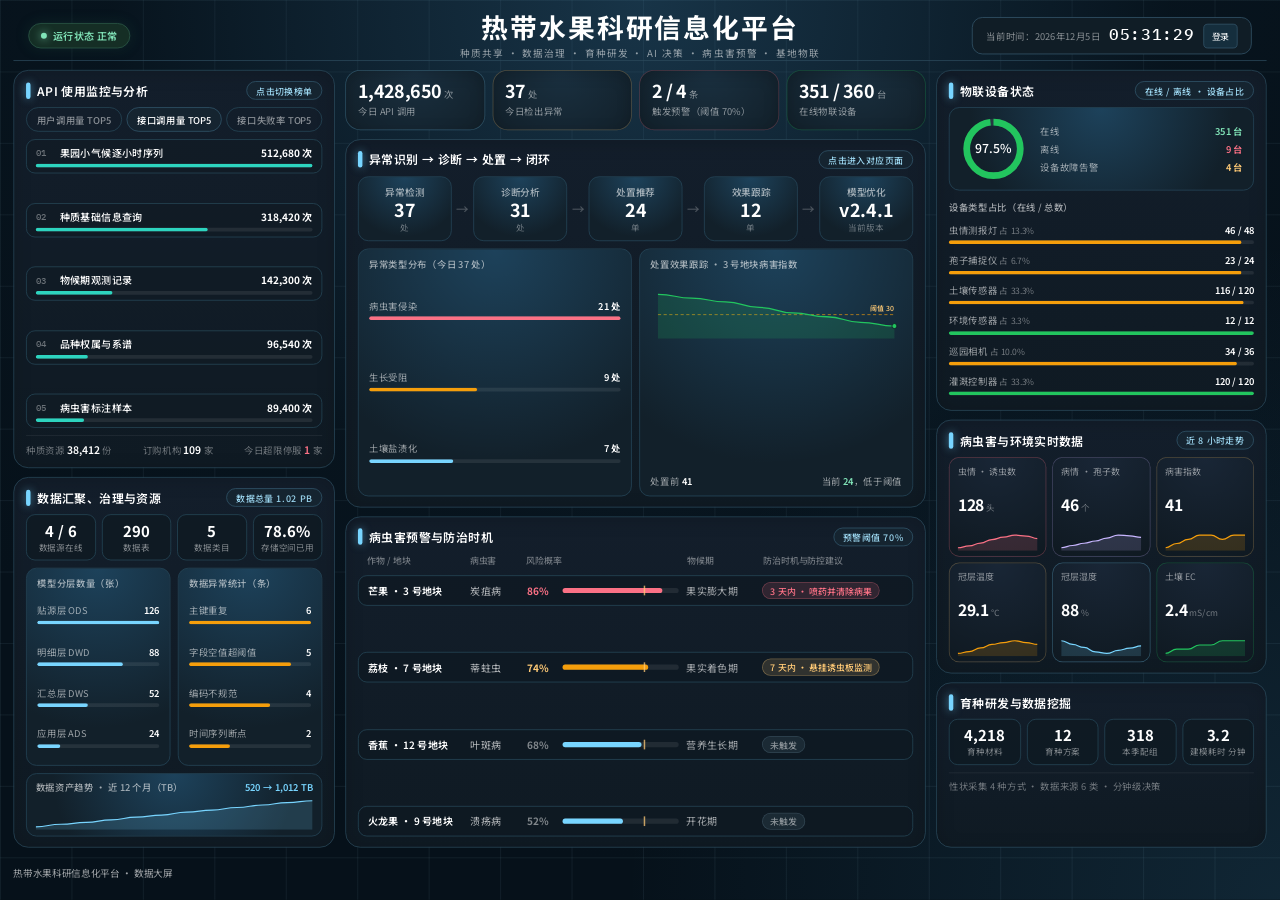
<file: v3/index.html>
<!DOCTYPE html>
<html lang='zh-CN'>

<head>
    <meta charset='UTF-8'>
    <meta name='viewport' content='width=device-width, initial-scale=1'>
    <title>热带水果科研信息化平台</title>
    <link rel='icon' href='data:,'>
    <link rel='preconnect' href='https://fonts.googleapis.com'>
    <link rel='preconnect' href='https://fonts.gstatic.com' crossorigin>
    <link
        href='https://fonts.googleapis.com/css2?family=Manrope:wght@400;500;600;700&family=IBM+Plex+Mono:wght@400;500;600&family=Noto+Sans+SC:wght@400;500;600;700&display=swap'
        rel='stylesheet'>
    <link rel='stylesheet' href='app.css'>
    <script src='auth.js'></script>
</head>

<body>
    <div id='app'></div>
    <script src='core.js'></script>
    <script src='pages-share.js'></script>
    <script src='pages-info.js'></script>
    <script src='pages-ai.js'></script>
    <script src='pages-pest.js'></script>
    <script src='pages-lab.js'></script>
    <script src='pages-more.js'></script>
    <script src='pages-extra.js'></script>
    <script src='pages-complete.js'></script>
    <script>if (PlatformAuth.requireSession()) render();</script>
</body>

</html>
</file>
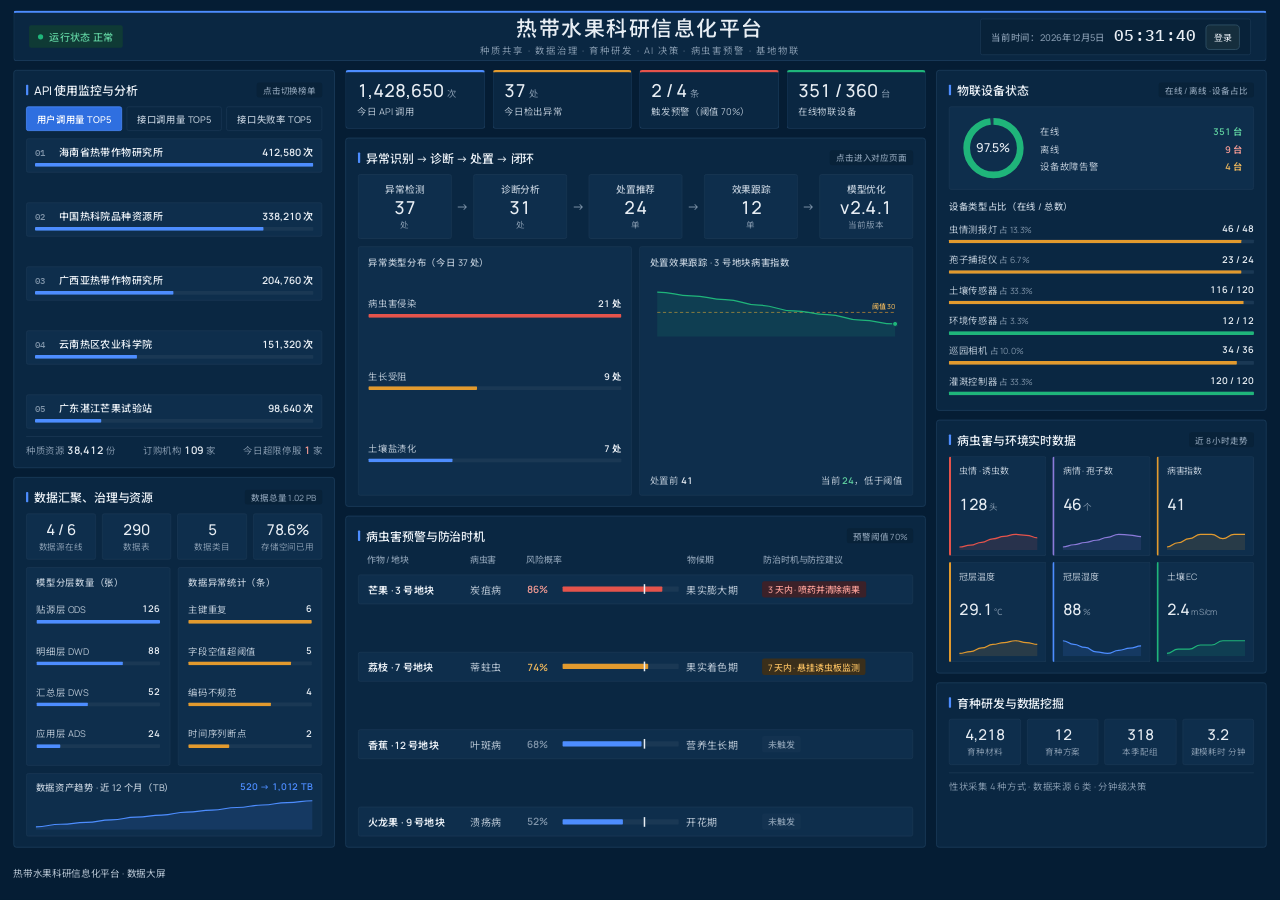
<file: v3/screen-dark.html>
<!DOCTYPE html>
<html lang='zh-CN'>

<head>
    <meta charset='UTF-8'>
    <meta name='viewport' content='width=device-width,initial-scale=1'>
    <title>热带水果科研信息化平台 · 数据大屏</title>
    <link rel='preconnect' href='https://fonts.googleapis.com'>
    <link rel='preconnect' href='https://fonts.gstatic.com' crossorigin>
    <link
        href='https://fonts.googleapis.com/css2?family=Manrope:wght@400;500;600;700&family=IBM+Plex+Mono:wght@500;600&family=Noto+Sans+SC:wght@400;500;600;700&display=swap'
        rel='stylesheet'>
    <style>
        :root {
            /* 正式科研看板暗色配色：主站横幅同款深海军蓝实色底、低对比描边、实色强调，无光晕无发光 */
            --bg: #051D34;
            --panel: #0A2742;
            --card: #0E2E4C;
            --card-hover: #133757;
            --sub: #082239;
            --ln: #1D3E5E;
            --ln-card: #1A3854;
            --ln-hi: #4D8DFF;

            --tx: #E8EEF4;
            --tx-2: #B4C2D0;
            --mt: #8095AA;

            --cy: #4D8DFF;
            --tl: #22B8CF;
            --gn: #1FB57A;
            --am: #E29A2E;
            --rs: #E5534B;
            --vi: #8B7AD9;

            /* 与主站同步：西文 Roobert / Manrope，等宽 IBM Plex Mono，中文苹方 / Noto Sans SC */
            --sans: 'Roobert', 'Manrope', 'PingFang SC', 'HarmonyOS Sans SC', 'Noto Sans SC', 'Microsoft YaHei UI', sans-serif;
            --mono: 'IBM Plex Mono', 'Cascadia Mono', Consolas, ui-monospace, monospace;
            --ease: cubic-bezier(0.4, 0, 0.2, 1);
        }

        * {
            box-sizing: border-box;
            margin: 0;
            padding: 0;
        }

        html,
        body {
            width: 100%;
            height: 100%;
            overflow: hidden;
            background: var(--bg);
            color: var(--tx);
            font-family: var(--sans);
            -webkit-font-smoothing: antialiased;
        }

        button {
            font: inherit;
            color: inherit;
            cursor: pointer;
            background: none;
            border: 0;
        }

        a {
            color: inherit;
            text-decoration: none;
        }

        :focus-visible {
            outline: 2px solid var(--cy);
            outline-offset: 2px;
        }

        #stage {
            position: absolute;
            left: 0;
            top: 0;
            width: 1720px;
            height: 960px;
            transform-origin: 0 0;
            padding: 14px 18px;
            display: flex;
            flex-direction: column;
            gap: 12px;
            background: var(--bg);
        }

        /* Header */
        header {
            height: 68px;
            flex: none;
            display: grid;
            grid-template-columns: 420px 1fr 420px;
            align-items: center;
            padding: 0 20px;
            background: var(--panel);
            border: 1px solid var(--ln);
            border-top: 3px solid var(--cy);
            border-radius: 4px;
            position: relative;
        }

        .rs {
            display: inline-flex;
            align-items: center;
            gap: 8px;
            padding: 5px 12px;
            border-radius: 3px;
            background: #0F3A35;
            color: #5FCF9F;
            font-size: 13.5px;
            font-weight: 500;
        }

        .rs i {
            width: 7px;
            height: 7px;
            border-radius: 50%;
            background: var(--gn);
        }

        .ttl {
            text-align: center;
        }

        .ttl h1 {
            font-size: 28px;
            font-weight: 500;
            letter-spacing: 0.08em;
            line-height: 1.15;
            color: var(--tx);
        }

        .ttl p {
            font-size: 12.5px;
            color: var(--mt);
            letter-spacing: 0.14em;
            margin-top: 4px;
            font-weight: 400;
        }

        .clk {
            justify-self: end;
            display: flex;
            align-items: baseline;
            gap: 12px;
            padding: 6px 14px;
            border: 1px solid var(--ln-card);
            border-radius: 3px;
            background: var(--sub);
        }

        .clk small {
            font-size: 12.5px;
            color: var(--mt);
            font-weight: 500;
        }

        .clk b {
            font-family: var(--mono);
            font-size: 22px;
            font-weight: 500;
            letter-spacing: 0.04em;
            color: var(--tx);
            font-variant-numeric: tabular-nums;
        }

        /* Main 3-Column Grid */
        .main {
            flex: 1;
            min-height: 0;
            display: grid;
            grid-template-columns: 432px minmax(0, 1fr) 444px;
            gap: 14px;
        }

        .col {
            display: flex;
            flex-direction: column;
            gap: 12px;
            min-height: 0;
            min-width: 0;
        }

        /* 面板：白底、细描边、小圆角，无阴影无发光 */
        .pn {
            background: var(--panel);
            border: 1px solid var(--ln);
            border-radius: 4px;
            padding: 14px 16px;
            display: flex;
            flex-direction: column;
            gap: 10px;
            min-height: 0;
            min-width: 0;
            overflow: hidden;
        }

        .pn h2 {
            flex: none;
            font-size: 16px;
            font-weight: 500;
            display: flex;
            align-items: center;
            gap: 8px;
            color: var(--tx);
        }

        .pn h2::before {
            content: '';
            width: 3px;
            height: 14px;
            border-radius: 1px;
            background: var(--cy);
        }

        .pn h2 em {
            margin-left: auto;
            font-style: normal;
            font-size: 11.5px;
            font-weight: 500;
            padding: 2px 8px;
            border-radius: 3px;
            background: var(--sub);
            color: var(--mt);
            white-space: nowrap;
        }

        /* Segmented Tabs */
        .tabs {
            flex: none;
            display: flex;
            gap: 6px;
        }

        .tabs button {
            flex: 1;
            padding: 6px 6px;
            border-radius: 3px;
            border: 1px solid var(--ln-card);
            background: var(--panel);
            font-size: 12.5px;
            font-weight: 500;
            color: var(--tx-2);
            white-space: nowrap;
            transition: background-color 0.2s var(--ease), color 0.2s var(--ease), border-color 0.2s var(--ease);
        }

        .tabs button:hover {
            border-color: var(--ln);
            color: var(--tx);
        }

        .tabs button.on {
            color: #FFFFFF;
            border-color: var(--cy);
            background: #2F6FE0;
        }

        /* API Ranking Rows */
        .rk {
            flex: 1;
            min-height: 0;
            display: flex;
            flex-direction: column;
            justify-content: space-between;
            gap: 6px;
        }

        .rk-item {
            background: var(--card);
            border: 1px solid var(--ln-card);
            border-radius: 3px;
            padding: 7px 11px;
        }

        .rk .r {
            display: grid;
            grid-template-columns: 24px minmax(0, 1fr) auto;
            gap: 8px;
            align-items: center;
            font-size: 13.5px;
            font-weight: 500;
        }

        .rk .r span:nth-child(2) {
            overflow: hidden;
            text-overflow: ellipsis;
            white-space: nowrap;
        }

        .n,
        .v {
            font-variant-numeric: tabular-nums;
        }

        .n {
            font-family: var(--mono);
            font-size: 12px;
            color: var(--mt);
        }

        .v {
            font-weight: 600;
            color: var(--tx);
            white-space: nowrap;
        }

        /* 进度条：实色填充，直角端头 */
        .bar {
            height: 5px;
            border-radius: 1px;
            background: #1A3854;
            margin-top: 5px;
            overflow: hidden;
        }

        .bar i {
            display: block;
            height: 100%;
            border-radius: 1px;
            transition: width 0.45s var(--ease);
        }

        /* Panel Footer Strip */
        .ft {
            flex: none;
            padding-top: 8px;
            border-top: 1px solid var(--ln-card);
            display: flex;
            justify-content: space-between;
            align-items: center;
            font-size: 12.5px;
            color: var(--mt);
            white-space: nowrap;
        }

        .ft b {
            color: var(--tx);
            font-weight: 600;
            font-variant-numeric: tabular-nums;
            font-size: 14px;
        }

        /* 4-Column Inner Stat Tiles */
        .st {
            flex: none;
            display: grid;
            grid-template-columns: repeat(4, minmax(0, 1fr));
            gap: 8px;
        }

        .sx {
            border: 1px solid var(--ln-card);
            border-radius: 3px;
            background: var(--card);
            padding: 9px 6px;
            text-align: center;
            min-width: 0;
        }

        .sx b {
            display: block;
            font-size: 20px;
            font-weight: 500;
            line-height: 1.2;
            color: var(--tx);
            font-variant-numeric: tabular-nums;
            letter-spacing: -0.01em;
        }

        .sx span {
            display: block;
            margin-top: 2px;
            font-size: 11.5px;
            color: var(--mt);
            white-space: nowrap;
        }

        /* Two-Column Inner Sub-blocks */
        .g2 {
            flex: 1;
            min-height: 0;
            display: grid;
            grid-template-columns: 1fr 1fr;
            gap: 10px;
        }

        .sub-card {
            background: var(--card);
            border: 1px solid var(--ln-card);
            border-radius: 3px;
            padding: 10px 13px;
            display: flex;
            flex-direction: column;
            justify-content: space-between;
            min-height: 0;
            min-width: 0;
        }

        .sub {
            flex: none;
            font-size: 12.5px;
            font-weight: 500;
            color: var(--tx-2);
            margin-bottom: 4px;
        }

        .sub-list {
            flex: 1;
            display: flex;
            flex-direction: column;
            justify-content: space-around;
            min-height: 0;
        }

        .li {
            display: flex;
            justify-content: space-between;
            align-items: center;
            font-size: 12.5px;
            color: var(--tx-2);
        }

        .li b {
            font-weight: 600;
            color: var(--tx);
            font-variant-numeric: tabular-nums;
        }

        /* Center Top 4 KPI Tiles：白底 + 顶部实色细条 */
        .kp {
            flex: none;
            display: grid;
            grid-template-columns: repeat(4, minmax(0, 1fr));
            gap: 10px;
        }

        .kc {
            border: 1px solid var(--ln);
            border-top: 3px solid var(--cy);
            border-radius: 4px;
            background: var(--panel);
            padding: 11px 15px 13px;
            min-width: 0;
            overflow: hidden;
            display: flex;
            flex-direction: column;
            gap: 4px;
        }

        .kc:nth-child(2) {
            border-top-color: var(--am);
        }

        .kc:nth-child(3) {
            border-top-color: var(--rs);
        }

        .kc:nth-child(4) {
            border-top-color: var(--gn);
        }

        .kc b {
            display: flex;
            align-items: baseline;
            gap: 4px;
            white-space: nowrap;
            font-size: 24px;
            font-weight: 500;
            line-height: 1.15;
            color: var(--tx);
            font-variant-numeric: tabular-nums;
            letter-spacing: -0.01em;
        }

        .kc b small {
            font-size: 12.5px;
            font-weight: 400;
            color: var(--mt);
        }

        .kc span {
            font-size: 12.5px;
            font-weight: 400;
            color: var(--tx-2);
            white-space: nowrap;
            overflow: hidden;
            text-overflow: ellipsis;
        }

        /* 5-Step Closed-Loop Flow Cards */
        .fl {
            flex: none;
            display: flex;
            align-items: stretch;
            gap: 6px;
        }

        .fs {
            flex: 1;
            min-width: 0;
            border: 1px solid var(--ln-card);
            border-radius: 3px;
            background: var(--card);
            padding: 10px 6px;
            text-align: center;
            transition: background-color 0.2s var(--ease), border-color 0.2s var(--ease);
        }

        .fs:hover {
            background: var(--card-hover);
            border-color: var(--cy);
        }

        .fs span {
            display: block;
            font-size: 13px;
            font-weight: 500;
            color: var(--tx-2);
        }

        .fs b {
            display: block;
            font-size: 24px;
            font-weight: 500;
            color: var(--tx);
            line-height: 1.25;
            font-variant-numeric: tabular-nums;
        }

        .fs small {
            display: block;
            font-size: 11.5px;
            color: var(--mt);
        }

        .ar {
            align-self: center;
            color: var(--mt);
            font-size: 17px;
            font-weight: 500;
        }

        /* Pest Warning Rows */
        .th {
            flex: none;
            display: grid;
            grid-template-columns: 128px 66px 1fr 92px 190px;
            gap: 10px;
            align-items: center;
            font-size: 12px;
            font-weight: 500;
            color: var(--mt);
            padding: 0 12px 2px;
        }

        #al {
            flex: 1;
            min-height: 0;
            display: flex;
            flex-direction: column;
            justify-content: space-between;
            gap: 6px;
        }

        .tr {
            display: grid;
            grid-template-columns: 128px 66px 1fr 92px 190px;
            gap: 10px;
            align-items: center;
            padding: 8px 12px;
            border-radius: 3px;
            background: var(--card);
            border: 1px solid var(--ln-card);
            font-size: 13.5px;
            font-weight: 400;
            color: var(--tx-2);
            transition: background-color 0.2s var(--ease), border-color 0.2s var(--ease);
        }

        .tr:hover {
            background: var(--card-hover);
            border-color: var(--ln);
        }

        .pb {
            position: relative;
            height: 7px;
            border-radius: 1px;
            background: #1A3854;
        }

        .pb i {
            display: block;
            height: 100%;
            border-radius: 1px;
        }

        .pb u {
            position: absolute;
            top: -3px;
            bottom: -3px;
            width: 2px;
            background: var(--tx);
        }

        .pill {
            display: inline-flex;
            align-items: center;
            padding: 2px 8px;
            border-radius: 3px;
            font-size: 12px;
            font-weight: 500;
            width: fit-content;
            white-space: nowrap;
        }

        .pill.alert {
            background: #3B2129;
            color: #F19A93;
        }

        .pill.warn {
            background: #3A2F1B;
            color: #EBB65C;
        }

        .pill.mute {
            background: #133250;
            color: var(--mt);
        }

        /* Right Column: 6 Real-Time Sensor Tiles（左侧实色细条区分指标） */
        .rt {
            flex: 1;
            min-height: 0;
            display: grid;
            grid-template-columns: repeat(3, minmax(0, 1fr));
            grid-template-rows: 1fr 1fr;
            gap: 8px;
        }

        .tc {
            border: 1px solid var(--ln-card);
            border-left: 3px solid var(--ln);
            border-radius: 3px;
            background: var(--card);
            padding: 9px 11px 7px;
            display: flex;
            flex-direction: column;
            justify-content: space-between;
            min-height: 0;
            min-width: 0;
        }

        .tc.t-rose {
            border-left-color: var(--rs);
        }

        .tc.t-amber {
            border-left-color: var(--am);
        }

        .tc.t-violet {
            border-left-color: var(--vi);
        }

        .tc.t-cyan {
            border-left-color: var(--cy);
        }

        .tc.t-green {
            border-left-color: var(--gn);
        }

        .tc span {
            font-size: 12px;
            font-weight: 400;
            color: var(--tx-2);
            white-space: nowrap;
        }

        .tc b {
            font-size: 21px;
            font-weight: 500;
            color: var(--tx);
            font-variant-numeric: tabular-nums;
            letter-spacing: -0.01em;
            line-height: 1.1;
        }

        .tc b small {
            font-size: 11.5px;
            font-weight: 400;
            margin-left: 2px;
            color: var(--mt);
        }

        /* Bottom 8 Navigation Links */
        footer {
            flex: none;
            height: 44px;
            display: grid;
            grid-template-columns: repeat(8, minmax(0, 1fr));
            gap: 10px;
        }

        footer a {
            display: flex;
            align-items: center;
            justify-content: space-between;
            padding: 0 14px;
            color: var(--tx);
            border: 1px solid var(--ln);
            border-radius: 4px;
            background: var(--panel);
            font-size: 14px;
            font-weight: 500;
            white-space: nowrap;
            transition: background-color 0.2s var(--ease), border-color 0.2s var(--ease), color 0.2s var(--ease);
        }

        footer a i {
            font-style: normal;
            color: var(--mt);
            transition: transform 0.2s var(--ease), color 0.2s ease;
        }

        footer a:hover {
            background: var(--card);
            border-color: var(--cy);
        }

        footer a:hover i {
            color: var(--tx);
            transform: translateX(3px);
        }

        @media (prefers-reduced-motion: reduce) {

            *,
            *::before,
            *::after {
                animation: none !important;
                transition: none !important;
            }
        }
        footer { grid-template-columns: 1fr; align-items: center; color: var(--tx-2); font-size: 13px; }
        .auth-screen { position: fixed; inset: 0; z-index: 20; display: grid; place-items: center; padding: 24px; background: rgba(3, 12, 19, .88); backdrop-filter: blur(10px); }
        .auth-screen[hidden] { display: none; }
        .auth-panel { position: relative; width: min(420px, 100%); padding: 38px; border: 1px solid #35576c; border-radius: 14px; background: linear-gradient(160deg, #142b3a, #0b1720 72%); box-shadow: 0 28px 90px #0009; }
        .auth-kicker { color: #78d5ff; font: 11px var(--mono); letter-spacing: .08em; }
        .auth-panel h1 { margin-top: 22px; font-size: 27px; }
        .auth-panel p { margin: 8px 0 26px; color: var(--tx-2); font-size: 14px; }
        .auth-panel label { display: grid; gap: 8px; margin: 16px 0; color: var(--tx-2); font-size: 13px; }
        .auth-panel input { width: 100%; padding: 12px 13px; border: 1px solid #35576c; border-radius: 6px; background: #08141d; color: white; font: inherit; }
        .auth-panel input:focus { outline: 2px solid #78d5ff; outline-offset: 1px; }
        .auth-panel button { width: 100%; margin-top: 8px; padding: 12px; border-radius: 6px; background: #087f78; color: white; font-weight: 600; }
        .auth-panel button:hover { background: #0a9b8e; }
        .auth-panel .auth-close { position: absolute; width: auto; right: 22px; top: 18px; padding: 4px 8px; background: transparent; color: var(--tx-2); font-size: 12px; }
        .auth-panel small { display: block; margin-top: 18px; color: var(--mt); text-align: center; }
        .auth-error { min-height: 20px; margin-top: 10px; color: #fb7185; font-size: 13px; }
        .screen-login-trigger { padding: 7px 10px; border: 1px solid #35576c; border-radius: 6px; background: #152e3d; color: var(--tx); font-size: 12px; }
    </style>
</head>

<body>
    <div id='stage'>
        <header>
            <div><span class='rs'><i></i>运行状态 正常</span></div>
            <div class='ttl'>
                <h1>热带水果科研信息化平台</h1>
                <p>种质共享 · 数据治理 · 育种研发 · AI 决策 · 病虫害预警 · 基地物联</p>
            </div>
            <div class='clk'><small id='dt0'></small><b id='clk'></b><button id='screen-login-trigger' class='screen-login-trigger'></button></div>
        </header>

        <div class='main'>
            <!-- 左列：原装 2 个模块 -->
            <div class='col'>
                <section class='pn' style='flex:1.08'>
                    <h2>API 使用监控与分析<em>点击切换榜单</em></h2>
                    <div class='tabs' id='tb'></div>
                    <div class='rk' id='rk'></div>
                    <div class='ft'>
                        <span>种质资源 <b>38,412</b> 份</span>
                        <span>订购机构 <b>109</b> 家</span>
                        <span>今日超限停服 <b style='color:#F19A93'>1</b> 家</span>
                    </div>
                </section>

                <section class='pn' style='flex:1'>
                    <h2>数据汇聚、治理与资源<em>数据总量 1.02 PB</em></h2>
                    <div class='st' id='gs'></div>
                    <div class='g2'>
                        <div class='sub-card'>
                            <div class='sub'>模型分层数量（张）</div>
                            <div class='sub-list' id='ly'></div>
                        </div>
                        <div class='sub-card'>
                            <div class='sub'>数据异常统计（条）</div>
                            <div class='sub-list' id='an'></div>
                        </div>
                    </div>
                    <div class='sub-card' id='gt' style='flex:none;padding:8px 12px'></div>
                </section>
            </div>

            <!-- 中列：原装 4 项 KPI + 闭环面板 + 病虫害预警面板 -->
            <div class='col'>
                <div class='kp' id='kp'></div>

                <section class='pn' style='flex:1.12'>
                    <h2>异常识别 → 诊断 → 处置 → 闭环<em>点击进入对应页面</em></h2>
                    <div class='fl' id='fl'></div>
                    <div class='g2'>
                        <div class='sub-card'>
                            <div class='sub'>异常类型分布（今日 37 处）</div>
                            <div class='sub-list' id='ct'></div>
                        </div>
                        <div class='sub-card'>
                            <div class='sub'>处置效果跟踪 · 3 号地块病害指数</div>
                            <div id='tk'
                                style='flex:1;display:flex;flex-direction:column;justify-content:space-between;min-height:0'>
                            </div>
                        </div>
                    </div>
                </section>

                <section class='pn' style='flex:1'>
                    <h2>病虫害预警与防治时机<em>预警阈值 70%</em></h2>
                    <div class='th'>
                        <span>作物 / 地块</span>
                        <span>病虫害</span>
                        <span>风险概率</span>
                        <span>物候期</span>
                        <span>防治时机与防控建议</span>
                    </div>
                    <div id='al'></div>
                </section>
            </div>

            <!-- 右列：原装物联设备状态 + 病虫害与环境实时数据 + 育种研发与数据挖掘 -->
            <div class='col'>
                <section class='pn' style='flex:1.38'>
                    <h2>物联设备状态<em>在线 / 离线 · 设备占比</em></h2>
                    <div class='sub-card' id='rg'
                        style='flex:none;flex-direction:row;align-items:center;gap:18px;padding:10px 14px'></div>
                    <div class='sub' style='margin:2px 0 -4px'>设备类型占比（在线 / 总数）</div>
                    <div id='dv'
                        style='flex:1;display:flex;flex-direction:column;justify-content:space-around;min-height:0'>
                    </div>
                </section>

                <section class='pn' style='flex:1'>
                    <h2>病虫害与环境实时数据<em>近 8 小时走势</em></h2>
                    <div class='rt' id='rt'></div>
                </section>

                <section class='pn' style='flex:0.62'>
                    <h2>育种研发与数据挖掘</h2>
                    <div class='st' id='br'></div>
                    <div class='ft'><span>性状采集 4 种方式 · 数据来源 6 类 · 分钟级决策</span></div>
                </section>
            </div>
        </div>

        <footer id='nv'></footer>
    </div>

    <script>
        const $ = s => document.querySelector(s), still = matchMedia('(prefers-reduced-motion: reduce)').matches, stage = $('#stage');

        /* Adaptive Aspect-Ratio Full-Bleed Scaling:
           Matches exact browser window aspect ratio -> Zero black bars, zero clipping, crisp on 14" laptops! */
        const fit = () => {
            const W = 1720;
            const sc = innerWidth / W;
            const H = Math.max(880, Math.round(innerHeight / sc));
            if (H * sc > innerHeight) {
                const sc2 = innerHeight / 880;
                const W2 = Math.round(innerWidth / sc2);
                stage.style.width = W2 + 'px';
                stage.style.height = '880px';
                stage.style.transform = `scale(${sc2})`;
            } else {
                stage.style.width = W + 'px';
                stage.style.height = H + 'px';
                stage.style.transform = `scale(${sc})`;
            }
        };
        addEventListener('resize', fit);
        fit();

        const pad = n => String(n).padStart(2, '0');
        const tick = () => {
            const t = new Date();
            $('#dt0').textContent = '当前时间：' + t.getFullYear() + '年' + (t.getMonth() + 1) + '月' + t.getDate() + '日';
            $('#clk').textContent = pad(t.getHours()) + ':' + pad(t.getMinutes()) + ':' + pad(t.getSeconds());
        };
        tick();
        setInterval(tick, 1000);

        const bar = (p, c) => `<div class='bar'><i style='width:${p}%;background:${c}'></i></div>`;

        let _gid = 0;
        const spark = (d, w, h, c) => {
            const id = 'spg' + (++_gid);
            const mn = Math.min(...d), mx = Math.max(...d), r = mx - mn || 1;
            const p = d.map((v, i) => [i / (d.length - 1) * w, h - 4 - (v - mn) / r * (h - 9)]);
            let l = `M ${p[0][0].toFixed(1)} ${p[0][1].toFixed(1)}`;
            for (let i = 0; i < p.length - 1; i++) {
                const cx = ((p[i][0] + p[i + 1][0]) / 2).toFixed(1);
                l += ` C ${cx} ${p[i][1].toFixed(1)}, ${cx} ${p[i + 1][1].toFixed(1)}, ${p[i + 1][0].toFixed(1)} ${p[i + 1][1].toFixed(1)}`;
            }
            return `<svg viewBox='0 0 ${w} ${h}' width='100%' height='${h}' preserveAspectRatio='none' aria-hidden='true'>
    <path d='${l} L ${w} ${h} L 0 ${h} Z' fill='${c}' fill-opacity='.12'/>
    <path d='${l}' fill='none' stroke='${c}' stroke-width='1.6' stroke-linejoin='round' vector-effect='non-scaling-stroke'/>
  </svg>`;
        };

        const fmt = n => n.toLocaleString('en-US') + ' 次';
        const RK = [
            ['用户调用量', [['海南省热带作物研究所', 412580], ['中国热科院品种资源所', 338210], ['广西亚热带作物研究所', 204760], ['云南热区农业科学院', 151320], ['广东湛江芒果试验站', 98640]], fmt, '#4D8DFF'],
            ['接口调用量', [['果园小气候逐小时序列', 512680], ['种质基础信息查询', 318420], ['物候期观测记录', 142300], ['品种权属与系谱', 96540], ['病虫害标注样本', 89400]], fmt, '#22B8CF'],
            ['接口失败率', [['病虫害标注样本', 3.68], ['物候期观测记录', 2.41], ['果园小气候逐小时序列', .46], ['种质基础信息查询', .12], ['品种权属与系谱', .08]], n => n.toFixed(2) + '%', '#E5534B']
        ];
        let rk = 0, rt;
        const drawRk = () => {
            $('#tb').innerHTML = RK.map((r, i) => `<button class='${i === rk ? 'on' : ''}' data-i='${i}'>${r[0]} TOP5</button>`).join('');
            const r = RK[rk], mx = r[1][0][1];
            $('#rk').innerHTML = r[1].map((x, i) => `<div class='rk-item'><div class='r'><span class='n'>0${i + 1}</span><span>${x[0]}</span><span class='v'>${r[2](x[1])}</span></div>${bar(x[1] / mx * 100, r[3])}</div>`).join('');
        };
        const runRk = () => { clearInterval(rt); if (!still) rt = setInterval(() => { rk = (rk + 1) % 3; drawRk(); }, 6000); };
        $('#tb').addEventListener('click', e => { const b = e.target.closest('[data-i]'); if (b) { rk = +b.dataset.i; drawRk(); runRk(); } });
        drawRk();
        runRk();

        $('#gs').innerHTML = [['4 / 6', '数据源在线'], ['290', '数据表'], ['5', '数据类目'], ['78.6%', '存储空间已用']].map(x => `<div class='sx'><b>${x[0]}</b><span>${x[1]}</span></div>`).join('');
        $('#ly').innerHTML = [['贴源层 ODS', 126], ['明细层 DWD', 88], ['汇总层 DWS', 52], ['应用层 ADS', 24]].map(x => `<div><div class='li'><span>${x[0]}</span><b>${x[1]}</b></div>${bar(x[1] / 126 * 100, '#4D8DFF')}</div>`).join('');
        $('#an').innerHTML = [['主键重复', 6], ['字段空值超阈值', 5], ['编码不规范', 4], ['时间序列断点', 2]].map(x => `<div><div class='li'><span>${x[0]}</span><b>${x[1]}</b></div>${bar(x[1] / 6 * 100, '#E29A2E')}</div>`).join('');
        $('#gt').innerHTML = `<div class='li' style='margin:0 0 4px'><span class='sub' style='margin:0'>数据资产趋势 · 近 12 个月（TB）</span><b style='color:#4D8DFF'>520 → 1,012 TB</b></div>` + spark([520, 568, 604, 651, 703, 742, 798, 836, 884, 932, 978, 1012], 500, 44, '#4D8DFF');

        $('#kp').innerHTML = [
            ['1,428,650', '次', '今日 API 调用'],
            ['37', '处', '今日检出异常'],
            ['2 / 4', '条', '触发预警（阈值 70%）'],
            ['351 / 360', '台', '在线物联设备']
        ].map(x => `<div class='kc'><b>${x[0]}<small>${x[1]}</small></b><span>${x[2]}</span></div>`).join('');

        const FL = [
            ['异常检测', '37', '处', 'ai/detect'],
            ['诊断分析', '31', '处', 'ai/diagnose'],
            ['处置推荐', '24', '单', 'ai/advice'],
            ['效果跟踪', '12', '单', 'ai/track'],
            ['模型优化', 'v2.4.1', '', 'ai/track']
        ];
        $('#fl').innerHTML = FL.map((s, i) => (i ? `<span class='ar'>→</span>` : '') + `<div class='fs'><span>${s[0]}</span><b>${s[1]}</b><small>${s[2] || '当前版本'}</small></div>`).join('');

        $('#ct').innerHTML = [
            ['病虫害侵染', 21, '#E5534B'],
            ['生长受阻', 9, '#E29A2E'],
            ['土壤盐渍化', 7, '#4D8DFF']
        ].map(x => `<div><div class='li'><span>${x[0]}</span><b>${x[1]} 处</b></div>${bar(x[1] / 21 * 100, x[2])}</div>`).join('');

        const TK = [41, 39, 37, 34, 31, 29, 26, 24], tp = TK.map((v, i) => [12 + i / 7 * 376, 86 - (v - 20) / 25 * 74]);
        let tl = `M ${tp[0][0].toFixed(1)} ${tp[0][1].toFixed(1)}`;
        for (let i = 0; i < tp.length - 1; i++) {
            const cx = ((tp[i][0] + tp[i + 1][0]) / 2).toFixed(1);
            tl += ` C ${cx} ${tp[i][1].toFixed(1)}, ${cx} ${tp[i + 1][1].toFixed(1)}, ${tp[i + 1][0].toFixed(1)} ${tp[i + 1][1].toFixed(1)}`;
        }
        $('#tk').innerHTML = `<svg viewBox='0 0 400 96' width='100%' height='100%' style='max-height:96px' role='img' aria-label='病害指数由 41 降到 24'>
  <line x1='12' x2='388' y1='56' y2='56' stroke='#E29A2E' stroke-dasharray='5 4'/>
  <text x='388' y='50' fill='#EBB65C' font-size='11' font-weight='500' text-anchor='end'>阈值 30</text>
  <path d='${tl} L 388 94 L 12 94 Z' fill='#1FB57A' fill-opacity='.12'/>
  <path d='${tl}' fill='none' stroke='#1FB57A' stroke-width='2'/>
  <circle cx='${tp[7][0]}' cy='${tp[7][1].toFixed(1)}' r='4' fill='#1FB57A' stroke='#0E2E4C' stroke-width='1.5'/>
</svg><div class='li'><span>处置前 <b>41</b></span><span>当前 <b style='color:#5FCF9F'>24</b>，低于阈值</span></div>`;

        const AL = [
            ['芒果 · 3 号地块', '炭疽病', 86, '果实膨大期', '3 天内 · 喷药并清除病果'],
            ['荔枝 · 7 号地块', '蒂蛀虫', 74, '果实着色期', '7 天内 · 悬挂诱虫板监测'],
            ['香蕉 · 12 号地块', '叶斑病', 68, '营养生长期', '未触发'],
            ['火龙果 · 9 号地块', '溃疡病', 52, '开花期', '未触发']
        ];
        $('#al').innerHTML = AL.map(a => {
            const on = a[2] >= 70;
            const c = on ? (a[2] > 80 ? '#E5534B' : '#E29A2E') : '#4D8DFF';
            const cls = on ? (a[2] > 80 ? 'alert' : 'warn') : 'mute';
            return `<div class='tr'>
    <span style='font-weight:600;color:var(--tx)'>${a[0]}</span>
    <span>${a[1]}</span>
    <div style='display:flex;align-items:center;gap:8px'>
      <b class='v' style='width:40px;color:${on ? (a[2] > 80 ? '#F19A93' : '#EBB65C') : '#8095AA'}'>${a[2]}%</b>
      <div class='pb' style='flex:1'><i style='width:${a[2]}%;background:${c}'></i><u style='left:70%'></u></div>
    </div>
    <span style='color:var(--tx-2)'>${a[3]}</span>
    <span class='pill ${cls}'>${a[4]}</span>
  </div>`;
        }).join('');

        const ring = (p, c) => `<svg viewBox='0 0 120 120' width='90' height='90' role='img' aria-label='在线率 ${p}%'>
  <circle cx='60' cy='60' r='48' fill='none' stroke='#1A3854' stroke-width='12'/>
  <circle cx='60' cy='60' r='48' fill='none' stroke='${c}' stroke-width='12' stroke-dasharray='${(p * 3.0159).toFixed(1)} 301.59' transform='rotate(-90 60 60)'/>
  <text x='60' y='67' text-anchor='middle' fill='#E8EEF4' font-size='22' font-weight='500' style='font-family:var(--sans)'>${p}%</text>
</svg>`;
        $('#rg').innerHTML = ring(97.5, '#1FB57A') + `<div style='flex:1;display:flex;flex-direction:column;gap:5px'><div class='li'><span>在线</span><b style='color:#5FCF9F'>351 台</b></div><div class='li'><span>离线</span><b style='color:#F19A93'>9 台</b></div><div class='li'><span>设备故障告警</span><b style='color:#EBB65C'>4 台</b></div></div>`;

        $('#dv').innerHTML = [
            ['虫情测报灯', 48, 46],
            ['孢子捕捉仪', 24, 23],
            ['土壤传感器', 120, 116],
            ['环境传感器', 12, 12],
            ['巡园相机', 36, 34],
            ['灌溉控制器', 120, 120]
        ].map(d => `<div><div class='li'><span>${d[0]} <span style='color:var(--mt);font-size:11.5px'>占 ${(d[1] / 360 * 100).toFixed(1)}%</span></span><b>${d[2]} / ${d[1]}</b></div>${bar(d[2] / d[1] * 100, d[2] === d[1] ? '#1FB57A' : '#E29A2E')}</div>`).join('');

        $('#rt').innerHTML = [
            ['虫情 · 诱虫数', '128', '头', [20, 35, 60, 90, 110, 128, 120, 98], '#E5534B', 't-rose'],
            ['病情 · 孢子数', '46', '个', [12, 18, 24, 30, 38, 46, 44, 40], '#8B7AD9', 't-violet'],
            ['病害指数', '41', '', [38, 39, 40, 41, 41, 40, 41, 41], '#E29A2E', 't-amber'],
            ['冠层温度', '29.1', '℃', [24, 25, 27, 29, 30, 31, 30, 29], '#E29A2E', 't-amber'],
            ['冠层湿度', '88', '%', [95, 90, 86, 80, 78, 82, 85, 88], '#4D8DFF', 't-cyan'],
            ['土壤 EC', '2.4', 'mS/cm', [2.1, 2.2, 2.2, 2.3, 2.3, 2.4, 2.4, 2.4], '#1FB57A', 't-green']
        ].map(t => `<div class='tc ${t[5]}'><span>${t[0]}</span><b>${t[1]}<small>${t[2]}</small></b>${spark(t[3], 120, 26, t[4])}</div>`).join('');

        $('#br').innerHTML = [
            ['4,218', '育种材料'],
            ['12', '育种方案'],
            ['318', '本季配组'],
            ['3.2', '建模耗时 分钟']
        ].map(x => `<div class='sx'><b>${x[0]}</b><span>${x[1]}</span></div>`).join('');

        $('#nv').textContent = '热带水果科研信息化平台 · 数据大屏';
    </script>
    <script src='auth.js'></script>
    <script>PlatformAuth.mountLogin();</script>
</body>

</html>
</file>
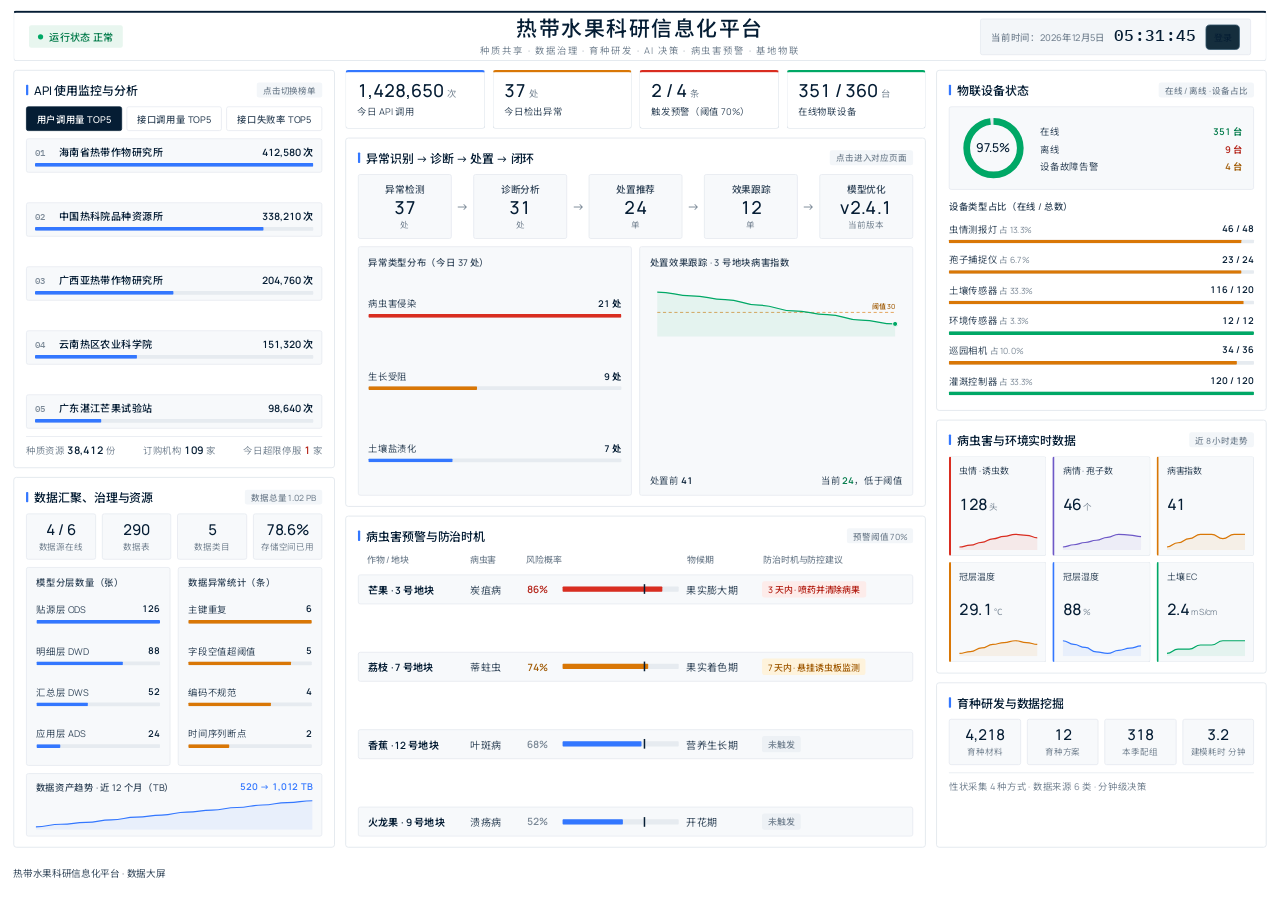
<file: v3/screen-light.html>
<!DOCTYPE html>
<html lang='zh-CN'>

<head>
    <meta charset='UTF-8'>
    <meta name='viewport' content='width=device-width,initial-scale=1'>
    <title>热带水果科研信息化平台 · 数据大屏</title>
    <link rel='preconnect' href='https://fonts.googleapis.com'>
    <link rel='preconnect' href='https://fonts.gstatic.com' crossorigin>
    <link
        href='https://fonts.googleapis.com/css2?family=Manrope:wght@400;500;600;700&family=IBM+Plex+Mono:wght@500;600&family=Noto+Sans+SC:wght@400;500;600;700&display=swap'
        rel='stylesheet'>
    <style>
        :root {
            /* 正式科研看板配色：纯白底、细灰描边、实色强调（与主站 Priva 配色一致） */
            --bg: #FFFFFF;
            --panel: #FFFFFF;
            --card: #F7F9FB;
            --card-hover: #EEF3F8;
            --sub: #F3F6F9;
            --ln: #DCE3EA;
            --ln-card: #E4E9EF;
            --ln-hi: #3377FF;

            --tx: #051D34;
            --tx-2: #3A4D60;
            --mt: #7A8896;

            --cy: #3377FF;
            --tl: #00B5CE;
            --gn: #00A866;
            --am: #D97706;
            --rs: #D92D20;
            --vi: #6E59C7;

            /* 与主站同步：西文 Roobert / Manrope，等宽 IBM Plex Mono，中文苹方 / Noto Sans SC */
            --sans: 'Roobert', 'Manrope', 'PingFang SC', 'HarmonyOS Sans SC', 'Noto Sans SC', 'Microsoft YaHei UI', sans-serif;
            --mono: 'IBM Plex Mono', 'Cascadia Mono', Consolas, ui-monospace, monospace;
            --ease: cubic-bezier(0.4, 0, 0.2, 1);
        }

        * {
            box-sizing: border-box;
            margin: 0;
            padding: 0;
        }

        html,
        body {
            width: 100%;
            height: 100%;
            overflow: hidden;
            background: var(--bg);
            color: var(--tx);
            font-family: var(--sans);
            -webkit-font-smoothing: antialiased;
        }

        button {
            font: inherit;
            color: inherit;
            cursor: pointer;
            background: none;
            border: 0;
        }

        a {
            color: inherit;
            text-decoration: none;
        }

        :focus-visible {
            outline: 2px solid var(--cy);
            outline-offset: 2px;
        }

        #stage {
            position: absolute;
            left: 0;
            top: 0;
            width: 1720px;
            height: 960px;
            transform-origin: 0 0;
            padding: 14px 18px;
            display: flex;
            flex-direction: column;
            gap: 12px;
            background: var(--bg);
        }

        /* Header */
        header {
            height: 68px;
            flex: none;
            display: grid;
            grid-template-columns: 420px 1fr 420px;
            align-items: center;
            padding: 0 20px;
            background: var(--panel);
            border: 1px solid var(--ln);
            border-top: 3px solid var(--tx);
            border-radius: 4px;
            position: relative;
        }

        .rs {
            display: inline-flex;
            align-items: center;
            gap: 8px;
            padding: 5px 12px;
            border-radius: 3px;
            background: #E8F6EF;
            color: #007A49;
            font-size: 13.5px;
            font-weight: 500;
        }

        .rs i {
            width: 7px;
            height: 7px;
            border-radius: 50%;
            background: var(--gn);
        }

        .ttl {
            text-align: center;
        }

        .ttl h1 {
            font-size: 28px;
            font-weight: 500;
            letter-spacing: 0.08em;
            line-height: 1.15;
            color: var(--tx);
        }

        .ttl p {
            font-size: 12.5px;
            color: var(--mt);
            letter-spacing: 0.14em;
            margin-top: 4px;
            font-weight: 400;
        }

        .clk {
            justify-self: end;
            display: flex;
            align-items: baseline;
            gap: 12px;
            padding: 6px 14px;
            border: 1px solid var(--ln-card);
            border-radius: 3px;
            background: var(--sub);
        }

        .clk small {
            font-size: 12.5px;
            color: var(--mt);
            font-weight: 500;
        }

        .clk b {
            font-family: var(--mono);
            font-size: 22px;
            font-weight: 500;
            letter-spacing: 0.04em;
            color: var(--tx);
            font-variant-numeric: tabular-nums;
        }

        /* Main 3-Column Grid */
        .main {
            flex: 1;
            min-height: 0;
            display: grid;
            grid-template-columns: 432px minmax(0, 1fr) 444px;
            gap: 14px;
        }

        .col {
            display: flex;
            flex-direction: column;
            gap: 12px;
            min-height: 0;
            min-width: 0;
        }

        /* 面板：白底、细描边、小圆角，无阴影无发光 */
        .pn {
            background: var(--panel);
            border: 1px solid var(--ln);
            border-radius: 4px;
            padding: 14px 16px;
            display: flex;
            flex-direction: column;
            gap: 10px;
            min-height: 0;
            min-width: 0;
            overflow: hidden;
        }

        .pn h2 {
            flex: none;
            font-size: 16px;
            font-weight: 500;
            display: flex;
            align-items: center;
            gap: 8px;
            color: var(--tx);
        }

        .pn h2::before {
            content: '';
            width: 3px;
            height: 14px;
            border-radius: 1px;
            background: var(--cy);
        }

        .pn h2 em {
            margin-left: auto;
            font-style: normal;
            font-size: 11.5px;
            font-weight: 500;
            padding: 2px 8px;
            border-radius: 3px;
            background: var(--sub);
            color: var(--mt);
            white-space: nowrap;
        }

        /* Segmented Tabs */
        .tabs {
            flex: none;
            display: flex;
            gap: 6px;
        }

        .tabs button {
            flex: 1;
            padding: 6px 6px;
            border-radius: 3px;
            border: 1px solid var(--ln-card);
            background: var(--panel);
            font-size: 12.5px;
            font-weight: 500;
            color: var(--tx-2);
            white-space: nowrap;
            transition: background-color 0.2s var(--ease), color 0.2s var(--ease), border-color 0.2s var(--ease);
        }

        .tabs button:hover {
            border-color: var(--ln);
            color: var(--tx);
        }

        .tabs button.on {
            color: #FFFFFF;
            border-color: var(--tx);
            background: var(--tx);
        }

        /* API Ranking Rows */
        .rk {
            flex: 1;
            min-height: 0;
            display: flex;
            flex-direction: column;
            justify-content: space-between;
            gap: 6px;
        }

        .rk-item {
            background: var(--card);
            border: 1px solid var(--ln-card);
            border-radius: 3px;
            padding: 7px 11px;
        }

        .rk .r {
            display: grid;
            grid-template-columns: 24px minmax(0, 1fr) auto;
            gap: 8px;
            align-items: center;
            font-size: 13.5px;
            font-weight: 500;
        }

        .rk .r span:nth-child(2) {
            overflow: hidden;
            text-overflow: ellipsis;
            white-space: nowrap;
        }

        .n,
        .v {
            font-variant-numeric: tabular-nums;
        }

        .n {
            font-family: var(--mono);
            font-size: 12px;
            color: var(--mt);
        }

        .v {
            font-weight: 600;
            color: var(--tx);
            white-space: nowrap;
        }

        /* 进度条：实色填充，直角端头 */
        .bar {
            height: 5px;
            border-radius: 1px;
            background: #E6EBF0;
            margin-top: 5px;
            overflow: hidden;
        }

        .bar i {
            display: block;
            height: 100%;
            border-radius: 1px;
            transition: width 0.45s var(--ease);
        }

        /* Panel Footer Strip */
        .ft {
            flex: none;
            padding-top: 8px;
            border-top: 1px solid var(--ln-card);
            display: flex;
            justify-content: space-between;
            align-items: center;
            font-size: 12.5px;
            color: var(--mt);
            white-space: nowrap;
        }

        .ft b {
            color: var(--tx);
            font-weight: 600;
            font-variant-numeric: tabular-nums;
            font-size: 14px;
        }

        /* 4-Column Inner Stat Tiles */
        .st {
            flex: none;
            display: grid;
            grid-template-columns: repeat(4, minmax(0, 1fr));
            gap: 8px;
        }

        .sx {
            border: 1px solid var(--ln-card);
            border-radius: 3px;
            background: var(--card);
            padding: 9px 6px;
            text-align: center;
            min-width: 0;
        }

        .sx b {
            display: block;
            font-size: 20px;
            font-weight: 500;
            line-height: 1.2;
            color: var(--tx);
            font-variant-numeric: tabular-nums;
            letter-spacing: -0.01em;
        }

        .sx span {
            display: block;
            margin-top: 2px;
            font-size: 11.5px;
            color: var(--mt);
            white-space: nowrap;
        }

        /* Two-Column Inner Sub-blocks */
        .g2 {
            flex: 1;
            min-height: 0;
            display: grid;
            grid-template-columns: 1fr 1fr;
            gap: 10px;
        }

        .sub-card {
            background: var(--card);
            border: 1px solid var(--ln-card);
            border-radius: 3px;
            padding: 10px 13px;
            display: flex;
            flex-direction: column;
            justify-content: space-between;
            min-height: 0;
            min-width: 0;
        }

        .sub {
            flex: none;
            font-size: 12.5px;
            font-weight: 500;
            color: var(--tx-2);
            margin-bottom: 4px;
        }

        .sub-list {
            flex: 1;
            display: flex;
            flex-direction: column;
            justify-content: space-around;
            min-height: 0;
        }

        .li {
            display: flex;
            justify-content: space-between;
            align-items: center;
            font-size: 12.5px;
            color: var(--tx-2);
        }

        .li b {
            font-weight: 600;
            color: var(--tx);
            font-variant-numeric: tabular-nums;
        }

        /* Center Top 4 KPI Tiles：白底 + 顶部实色细条 */
        .kp {
            flex: none;
            display: grid;
            grid-template-columns: repeat(4, minmax(0, 1fr));
            gap: 10px;
        }

        .kc {
            border: 1px solid var(--ln);
            border-top: 3px solid var(--cy);
            border-radius: 4px;
            background: var(--panel);
            padding: 11px 15px 13px;
            min-width: 0;
            overflow: hidden;
            display: flex;
            flex-direction: column;
            gap: 4px;
        }

        .kc:nth-child(2) {
            border-top-color: var(--am);
        }

        .kc:nth-child(3) {
            border-top-color: var(--rs);
        }

        .kc:nth-child(4) {
            border-top-color: var(--gn);
        }

        .kc b {
            display: flex;
            align-items: baseline;
            gap: 4px;
            white-space: nowrap;
            font-size: 24px;
            font-weight: 500;
            line-height: 1.15;
            color: var(--tx);
            font-variant-numeric: tabular-nums;
            letter-spacing: -0.01em;
        }

        .kc b small {
            font-size: 12.5px;
            font-weight: 400;
            color: var(--mt);
        }

        .kc span {
            font-size: 12.5px;
            font-weight: 400;
            color: var(--tx-2);
            white-space: nowrap;
            overflow: hidden;
            text-overflow: ellipsis;
        }

        /* 5-Step Closed-Loop Flow Cards */
        .fl {
            flex: none;
            display: flex;
            align-items: stretch;
            gap: 6px;
        }

        .fs {
            flex: 1;
            min-width: 0;
            border: 1px solid var(--ln-card);
            border-radius: 3px;
            background: var(--card);
            padding: 10px 6px;
            text-align: center;
            transition: background-color 0.2s var(--ease), border-color 0.2s var(--ease);
        }

        .fs:hover {
            background: var(--card-hover);
            border-color: var(--cy);
        }

        .fs span {
            display: block;
            font-size: 13px;
            font-weight: 500;
            color: var(--tx-2);
        }

        .fs b {
            display: block;
            font-size: 24px;
            font-weight: 500;
            color: var(--tx);
            line-height: 1.25;
            font-variant-numeric: tabular-nums;
        }

        .fs small {
            display: block;
            font-size: 11.5px;
            color: var(--mt);
        }

        .ar {
            align-self: center;
            color: var(--mt);
            font-size: 17px;
            font-weight: 500;
        }

        /* Pest Warning Rows */
        .th {
            flex: none;
            display: grid;
            grid-template-columns: 128px 66px 1fr 92px 190px;
            gap: 10px;
            align-items: center;
            font-size: 12px;
            font-weight: 500;
            color: var(--mt);
            padding: 0 12px 2px;
        }

        #al {
            flex: 1;
            min-height: 0;
            display: flex;
            flex-direction: column;
            justify-content: space-between;
            gap: 6px;
        }

        .tr {
            display: grid;
            grid-template-columns: 128px 66px 1fr 92px 190px;
            gap: 10px;
            align-items: center;
            padding: 8px 12px;
            border-radius: 3px;
            background: var(--card);
            border: 1px solid var(--ln-card);
            font-size: 13.5px;
            font-weight: 400;
            color: var(--tx-2);
            transition: background-color 0.2s var(--ease), border-color 0.2s var(--ease);
        }

        .tr:hover {
            background: var(--card-hover);
            border-color: var(--ln);
        }

        .pb {
            position: relative;
            height: 7px;
            border-radius: 1px;
            background: #E6EBF0;
        }

        .pb i {
            display: block;
            height: 100%;
            border-radius: 1px;
        }

        .pb u {
            position: absolute;
            top: -3px;
            bottom: -3px;
            width: 2px;
            background: var(--tx);
        }

        .pill {
            display: inline-flex;
            align-items: center;
            padding: 2px 8px;
            border-radius: 3px;
            font-size: 12px;
            font-weight: 500;
            width: fit-content;
            white-space: nowrap;
        }

        .pill.alert {
            background: #FDECEA;
            color: #B42318;
        }

        .pill.warn {
            background: #FEF3DC;
            color: #A15C07;
        }

        .pill.mute {
            background: #EDF1F5;
            color: var(--mt);
        }

        /* Right Column: 6 Real-Time Sensor Tiles（左侧实色细条区分指标） */
        .rt {
            flex: 1;
            min-height: 0;
            display: grid;
            grid-template-columns: repeat(3, minmax(0, 1fr));
            grid-template-rows: 1fr 1fr;
            gap: 8px;
        }

        .tc {
            border: 1px solid var(--ln-card);
            border-left: 3px solid var(--ln);
            border-radius: 3px;
            background: var(--card);
            padding: 9px 11px 7px;
            display: flex;
            flex-direction: column;
            justify-content: space-between;
            min-height: 0;
            min-width: 0;
        }

        .tc.t-rose {
            border-left-color: var(--rs);
        }

        .tc.t-amber {
            border-left-color: var(--am);
        }

        .tc.t-violet {
            border-left-color: var(--vi);
        }

        .tc.t-cyan {
            border-left-color: var(--cy);
        }

        .tc.t-green {
            border-left-color: var(--gn);
        }

        .tc span {
            font-size: 12px;
            font-weight: 400;
            color: var(--tx-2);
            white-space: nowrap;
        }

        .tc b {
            font-size: 21px;
            font-weight: 500;
            color: var(--tx);
            font-variant-numeric: tabular-nums;
            letter-spacing: -0.01em;
            line-height: 1.1;
        }

        .tc b small {
            font-size: 11.5px;
            font-weight: 400;
            margin-left: 2px;
            color: var(--mt);
        }

        /* Bottom 8 Navigation Links */
        footer {
            flex: none;
            height: 44px;
            display: grid;
            grid-template-columns: repeat(8, minmax(0, 1fr));
            gap: 10px;
        }

        footer a {
            display: flex;
            align-items: center;
            justify-content: space-between;
            padding: 0 14px;
            color: var(--tx);
            border: 1px solid var(--ln);
            border-radius: 4px;
            background: var(--panel);
            font-size: 14px;
            font-weight: 500;
            white-space: nowrap;
            transition: background-color 0.2s var(--ease), border-color 0.2s var(--ease), color 0.2s var(--ease);
        }

        footer a i {
            font-style: normal;
            color: var(--mt);
            transition: transform 0.2s var(--ease), color 0.2s ease;
        }

        footer a:hover {
            background: var(--card);
            border-color: var(--tx);
        }

        footer a:hover i {
            color: var(--tx);
            transform: translateX(3px);
        }

        @media (prefers-reduced-motion: reduce) {

            *,
            *::before,
            *::after {
                animation: none !important;
                transition: none !important;
            }
        }
        footer { grid-template-columns: 1fr; align-items: center; color: var(--tx-2); font-size: 13px; }
        .auth-screen { position: fixed; inset: 0; z-index: 20; display: grid; place-items: center; padding: 24px; background: rgba(3, 12, 19, .88); backdrop-filter: blur(10px); }
        .auth-screen[hidden] { display: none; }
        .auth-panel { position: relative; width: min(420px, 100%); padding: 38px; border: 1px solid #35576c; border-radius: 14px; background: linear-gradient(160deg, #142b3a, #0b1720 72%); box-shadow: 0 28px 90px #0009; }
        .auth-kicker { color: #78d5ff; font: 11px var(--mono); letter-spacing: .08em; }
        .auth-panel h1 { margin-top: 22px; font-size: 27px; }
        .auth-panel p { margin: 8px 0 26px; color: var(--tx-2); font-size: 14px; }
        .auth-panel label { display: grid; gap: 8px; margin: 16px 0; color: var(--tx-2); font-size: 13px; }
        .auth-panel input { width: 100%; padding: 12px 13px; border: 1px solid #35576c; border-radius: 6px; background: #08141d; color: white; font: inherit; }
        .auth-panel input:focus { outline: 2px solid #78d5ff; outline-offset: 1px; }
        .auth-panel button { width: 100%; margin-top: 8px; padding: 12px; border-radius: 6px; background: #087f78; color: white; font-weight: 600; }
        .auth-panel button:hover { background: #0a9b8e; }
        .auth-panel .auth-close { position: absolute; width: auto; right: 22px; top: 18px; padding: 4px 8px; background: transparent; color: var(--tx-2); font-size: 12px; }
        .auth-panel small { display: block; margin-top: 18px; color: var(--mt); text-align: center; }
        .auth-error { min-height: 20px; margin-top: 10px; color: #fb7185; font-size: 13px; }
        .screen-login-trigger { padding: 7px 10px; border: 1px solid #35576c; border-radius: 6px; background: #152e3d; color: var(--tx); font-size: 12px; }
    </style>
</head>

<body>
    <div id='stage'>
        <header>
            <div><span class='rs'><i></i>运行状态 正常</span></div>
            <div class='ttl'>
                <h1>热带水果科研信息化平台</h1>
                <p>种质共享 · 数据治理 · 育种研发 · AI 决策 · 病虫害预警 · 基地物联</p>
            </div>
            <div class='clk'><small id='dt0'></small><b id='clk'></b><button id='screen-login-trigger' class='screen-login-trigger'></button></div>
        </header>

        <div class='main'>
            <!-- 左列：原装 2 个模块 -->
            <div class='col'>
                <section class='pn' style='flex:1.08'>
                    <h2>API 使用监控与分析<em>点击切换榜单</em></h2>
                    <div class='tabs' id='tb'></div>
                    <div class='rk' id='rk'></div>
                    <div class='ft'>
                        <span>种质资源 <b>38,412</b> 份</span>
                        <span>订购机构 <b>109</b> 家</span>
                        <span>今日超限停服 <b style='color:#B42318'>1</b> 家</span>
                    </div>
                </section>

                <section class='pn' style='flex:1'>
                    <h2>数据汇聚、治理与资源<em>数据总量 1.02 PB</em></h2>
                    <div class='st' id='gs'></div>
                    <div class='g2'>
                        <div class='sub-card'>
                            <div class='sub'>模型分层数量（张）</div>
                            <div class='sub-list' id='ly'></div>
                        </div>
                        <div class='sub-card'>
                            <div class='sub'>数据异常统计（条）</div>
                            <div class='sub-list' id='an'></div>
                        </div>
                    </div>
                    <div class='sub-card' id='gt' style='flex:none;padding:8px 12px'></div>
                </section>
            </div>

            <!-- 中列：原装 4 项 KPI + 闭环面板 + 病虫害预警面板 -->
            <div class='col'>
                <div class='kp' id='kp'></div>

                <section class='pn' style='flex:1.12'>
                    <h2>异常识别 → 诊断 → 处置 → 闭环<em>点击进入对应页面</em></h2>
                    <div class='fl' id='fl'></div>
                    <div class='g2'>
                        <div class='sub-card'>
                            <div class='sub'>异常类型分布（今日 37 处）</div>
                            <div class='sub-list' id='ct'></div>
                        </div>
                        <div class='sub-card'>
                            <div class='sub'>处置效果跟踪 · 3 号地块病害指数</div>
                            <div id='tk'
                                style='flex:1;display:flex;flex-direction:column;justify-content:space-between;min-height:0'>
                            </div>
                        </div>
                    </div>
                </section>

                <section class='pn' style='flex:1'>
                    <h2>病虫害预警与防治时机<em>预警阈值 70%</em></h2>
                    <div class='th'>
                        <span>作物 / 地块</span>
                        <span>病虫害</span>
                        <span>风险概率</span>
                        <span>物候期</span>
                        <span>防治时机与防控建议</span>
                    </div>
                    <div id='al'></div>
                </section>
            </div>

            <!-- 右列：原装物联设备状态 + 病虫害与环境实时数据 + 育种研发与数据挖掘 -->
            <div class='col'>
                <section class='pn' style='flex:1.38'>
                    <h2>物联设备状态<em>在线 / 离线 · 设备占比</em></h2>
                    <div class='sub-card' id='rg'
                        style='flex:none;flex-direction:row;align-items:center;gap:18px;padding:10px 14px'></div>
                    <div class='sub' style='margin:2px 0 -4px'>设备类型占比（在线 / 总数）</div>
                    <div id='dv'
                        style='flex:1;display:flex;flex-direction:column;justify-content:space-around;min-height:0'>
                    </div>
                </section>

                <section class='pn' style='flex:1'>
                    <h2>病虫害与环境实时数据<em>近 8 小时走势</em></h2>
                    <div class='rt' id='rt'></div>
                </section>

                <section class='pn' style='flex:0.62'>
                    <h2>育种研发与数据挖掘</h2>
                    <div class='st' id='br'></div>
                    <div class='ft'><span>性状采集 4 种方式 · 数据来源 6 类 · 分钟级决策</span></div>
                </section>
            </div>
        </div>

        <footer id='nv'></footer>
    </div>

    <script>
        const $ = s => document.querySelector(s), still = matchMedia('(prefers-reduced-motion: reduce)').matches, stage = $('#stage');

        /* Adaptive Aspect-Ratio Full-Bleed Scaling:
           Matches exact browser window aspect ratio -> Zero black bars, zero clipping, crisp on 14" laptops! */
        const fit = () => {
            const W = 1720;
            const sc = innerWidth / W;
            const H = Math.max(880, Math.round(innerHeight / sc));
            if (H * sc > innerHeight) {
                const sc2 = innerHeight / 880;
                const W2 = Math.round(innerWidth / sc2);
                stage.style.width = W2 + 'px';
                stage.style.height = '880px';
                stage.style.transform = `scale(${sc2})`;
            } else {
                stage.style.width = W + 'px';
                stage.style.height = H + 'px';
                stage.style.transform = `scale(${sc})`;
            }
        };
        addEventListener('resize', fit);
        fit();

        const pad = n => String(n).padStart(2, '0');
        const tick = () => {
            const t = new Date();
            $('#dt0').textContent = '当前时间：' + t.getFullYear() + '年' + (t.getMonth() + 1) + '月' + t.getDate() + '日';
            $('#clk').textContent = pad(t.getHours()) + ':' + pad(t.getMinutes()) + ':' + pad(t.getSeconds());
        };
        tick();
        setInterval(tick, 1000);

        const bar = (p, c) => `<div class='bar'><i style='width:${p}%;background:${c}'></i></div>`;

        let _gid = 0;
        const spark = (d, w, h, c) => {
            const id = 'spg' + (++_gid);
            const mn = Math.min(...d), mx = Math.max(...d), r = mx - mn || 1;
            const p = d.map((v, i) => [i / (d.length - 1) * w, h - 4 - (v - mn) / r * (h - 9)]);
            let l = `M ${p[0][0].toFixed(1)} ${p[0][1].toFixed(1)}`;
            for (let i = 0; i < p.length - 1; i++) {
                const cx = ((p[i][0] + p[i + 1][0]) / 2).toFixed(1);
                l += ` C ${cx} ${p[i][1].toFixed(1)}, ${cx} ${p[i + 1][1].toFixed(1)}, ${p[i + 1][0].toFixed(1)} ${p[i + 1][1].toFixed(1)}`;
            }
            return `<svg viewBox='0 0 ${w} ${h}' width='100%' height='${h}' preserveAspectRatio='none' aria-hidden='true'>
    <path d='${l} L ${w} ${h} L 0 ${h} Z' fill='${c}' fill-opacity='.08'/>
    <path d='${l}' fill='none' stroke='${c}' stroke-width='1.6' stroke-linejoin='round' vector-effect='non-scaling-stroke'/>
  </svg>`;
        };

        const fmt = n => n.toLocaleString('en-US') + ' 次';
        const RK = [
            ['用户调用量', [['海南省热带作物研究所', 412580], ['中国热科院品种资源所', 338210], ['广西亚热带作物研究所', 204760], ['云南热区农业科学院', 151320], ['广东湛江芒果试验站', 98640]], fmt, '#3377FF'],
            ['接口调用量', [['果园小气候逐小时序列', 512680], ['种质基础信息查询', 318420], ['物候期观测记录', 142300], ['品种权属与系谱', 96540], ['病虫害标注样本', 89400]], fmt, '#00B5CE'],
            ['接口失败率', [['病虫害标注样本', 3.68], ['物候期观测记录', 2.41], ['果园小气候逐小时序列', .46], ['种质基础信息查询', .12], ['品种权属与系谱', .08]], n => n.toFixed(2) + '%', '#D92D20']
        ];
        let rk = 0, rt;
        const drawRk = () => {
            $('#tb').innerHTML = RK.map((r, i) => `<button class='${i === rk ? 'on' : ''}' data-i='${i}'>${r[0]} TOP5</button>`).join('');
            const r = RK[rk], mx = r[1][0][1];
            $('#rk').innerHTML = r[1].map((x, i) => `<div class='rk-item'><div class='r'><span class='n'>0${i + 1}</span><span>${x[0]}</span><span class='v'>${r[2](x[1])}</span></div>${bar(x[1] / mx * 100, r[3])}</div>`).join('');
        };
        const runRk = () => { clearInterval(rt); if (!still) rt = setInterval(() => { rk = (rk + 1) % 3; drawRk(); }, 6000); };
        $('#tb').addEventListener('click', e => { const b = e.target.closest('[data-i]'); if (b) { rk = +b.dataset.i; drawRk(); runRk(); } });
        drawRk();
        runRk();

        $('#gs').innerHTML = [['4 / 6', '数据源在线'], ['290', '数据表'], ['5', '数据类目'], ['78.6%', '存储空间已用']].map(x => `<div class='sx'><b>${x[0]}</b><span>${x[1]}</span></div>`).join('');
        $('#ly').innerHTML = [['贴源层 ODS', 126], ['明细层 DWD', 88], ['汇总层 DWS', 52], ['应用层 ADS', 24]].map(x => `<div><div class='li'><span>${x[0]}</span><b>${x[1]}</b></div>${bar(x[1] / 126 * 100, '#3377FF')}</div>`).join('');
        $('#an').innerHTML = [['主键重复', 6], ['字段空值超阈值', 5], ['编码不规范', 4], ['时间序列断点', 2]].map(x => `<div><div class='li'><span>${x[0]}</span><b>${x[1]}</b></div>${bar(x[1] / 6 * 100, '#D97706')}</div>`).join('');
        $('#gt').innerHTML = `<div class='li' style='margin:0 0 4px'><span class='sub' style='margin:0'>数据资产趋势 · 近 12 个月（TB）</span><b style='color:#3377FF'>520 → 1,012 TB</b></div>` + spark([520, 568, 604, 651, 703, 742, 798, 836, 884, 932, 978, 1012], 500, 44, '#3377FF');

        $('#kp').innerHTML = [
            ['1,428,650', '次', '今日 API 调用'],
            ['37', '处', '今日检出异常'],
            ['2 / 4', '条', '触发预警（阈值 70%）'],
            ['351 / 360', '台', '在线物联设备']
        ].map(x => `<div class='kc'><b>${x[0]}<small>${x[1]}</small></b><span>${x[2]}</span></div>`).join('');

        const FL = [
            ['异常检测', '37', '处', 'ai/detect'],
            ['诊断分析', '31', '处', 'ai/diagnose'],
            ['处置推荐', '24', '单', 'ai/advice'],
            ['效果跟踪', '12', '单', 'ai/track'],
            ['模型优化', 'v2.4.1', '', 'ai/track']
        ];
        $('#fl').innerHTML = FL.map((s, i) => (i ? `<span class='ar'>→</span>` : '') + `<div class='fs'><span>${s[0]}</span><b>${s[1]}</b><small>${s[2] || '当前版本'}</small></div>`).join('');

        $('#ct').innerHTML = [
            ['病虫害侵染', 21, '#D92D20'],
            ['生长受阻', 9, '#D97706'],
            ['土壤盐渍化', 7, '#3377FF']
        ].map(x => `<div><div class='li'><span>${x[0]}</span><b>${x[1]} 处</b></div>${bar(x[1] / 21 * 100, x[2])}</div>`).join('');

        const TK = [41, 39, 37, 34, 31, 29, 26, 24], tp = TK.map((v, i) => [12 + i / 7 * 376, 86 - (v - 20) / 25 * 74]);
        let tl = `M ${tp[0][0].toFixed(1)} ${tp[0][1].toFixed(1)}`;
        for (let i = 0; i < tp.length - 1; i++) {
            const cx = ((tp[i][0] + tp[i + 1][0]) / 2).toFixed(1);
            tl += ` C ${cx} ${tp[i][1].toFixed(1)}, ${cx} ${tp[i + 1][1].toFixed(1)}, ${tp[i + 1][0].toFixed(1)} ${tp[i + 1][1].toFixed(1)}`;
        }
        $('#tk').innerHTML = `<svg viewBox='0 0 400 96' width='100%' height='100%' style='max-height:96px' role='img' aria-label='病害指数由 41 降到 24'>
  <line x1='12' x2='388' y1='56' y2='56' stroke='#D97706' stroke-dasharray='5 4'/>
  <text x='388' y='50' fill='#A15C07' font-size='11' font-weight='500' text-anchor='end'>阈值 30</text>
  <path d='${tl} L 388 94 L 12 94 Z' fill='#00A866' fill-opacity='.08'/>
  <path d='${tl}' fill='none' stroke='#00A866' stroke-width='2'/>
  <circle cx='${tp[7][0]}' cy='${tp[7][1].toFixed(1)}' r='4' fill='#00A866' stroke='#FFFFFF' stroke-width='1.5'/>
</svg><div class='li'><span>处置前 <b>41</b></span><span>当前 <b style='color:#007A49'>24</b>，低于阈值</span></div>`;

        const AL = [
            ['芒果 · 3 号地块', '炭疽病', 86, '果实膨大期', '3 天内 · 喷药并清除病果'],
            ['荔枝 · 7 号地块', '蒂蛀虫', 74, '果实着色期', '7 天内 · 悬挂诱虫板监测'],
            ['香蕉 · 12 号地块', '叶斑病', 68, '营养生长期', '未触发'],
            ['火龙果 · 9 号地块', '溃疡病', 52, '开花期', '未触发']
        ];
        $('#al').innerHTML = AL.map(a => {
            const on = a[2] >= 70;
            const c = on ? (a[2] > 80 ? '#D92D20' : '#D97706') : '#3377FF';
            const cls = on ? (a[2] > 80 ? 'alert' : 'warn') : 'mute';
            return `<div class='tr'>
    <span style='font-weight:600;color:var(--tx)'>${a[0]}</span>
    <span>${a[1]}</span>
    <div style='display:flex;align-items:center;gap:8px'>
      <b class='v' style='width:40px;color:${on ? (a[2] > 80 ? '#B42318' : '#A15C07') : '#7A8896'}'>${a[2]}%</b>
      <div class='pb' style='flex:1'><i style='width:${a[2]}%;background:${c}'></i><u style='left:70%'></u></div>
    </div>
    <span style='color:var(--tx-2)'>${a[3]}</span>
    <span class='pill ${cls}'>${a[4]}</span>
  </div>`;
        }).join('');

        const ring = (p, c) => `<svg viewBox='0 0 120 120' width='90' height='90' role='img' aria-label='在线率 ${p}%'>
  <circle cx='60' cy='60' r='48' fill='none' stroke='#E6EBF0' stroke-width='12'/>
  <circle cx='60' cy='60' r='48' fill='none' stroke='${c}' stroke-width='12' stroke-dasharray='${(p * 3.0159).toFixed(1)} 301.59' transform='rotate(-90 60 60)'/>
  <text x='60' y='67' text-anchor='middle' fill='#051D34' font-size='22' font-weight='500' style='font-family:var(--sans)'>${p}%</text>
</svg>`;
        $('#rg').innerHTML = ring(97.5, '#00A866') + `<div style='flex:1;display:flex;flex-direction:column;gap:5px'><div class='li'><span>在线</span><b style='color:#007A49'>351 台</b></div><div class='li'><span>离线</span><b style='color:#B42318'>9 台</b></div><div class='li'><span>设备故障告警</span><b style='color:#A15C07'>4 台</b></div></div>`;

        $('#dv').innerHTML = [
            ['虫情测报灯', 48, 46],
            ['孢子捕捉仪', 24, 23],
            ['土壤传感器', 120, 116],
            ['环境传感器', 12, 12],
            ['巡园相机', 36, 34],
            ['灌溉控制器', 120, 120]
        ].map(d => `<div><div class='li'><span>${d[0]} <span style='color:var(--mt);font-size:11.5px'>占 ${(d[1] / 360 * 100).toFixed(1)}%</span></span><b>${d[2]} / ${d[1]}</b></div>${bar(d[2] / d[1] * 100, d[2] === d[1] ? '#00A866' : '#D97706')}</div>`).join('');

        $('#rt').innerHTML = [
            ['虫情 · 诱虫数', '128', '头', [20, 35, 60, 90, 110, 128, 120, 98], '#D92D20', 't-rose'],
            ['病情 · 孢子数', '46', '个', [12, 18, 24, 30, 38, 46, 44, 40], '#6E59C7', 't-violet'],
            ['病害指数', '41', '', [38, 39, 40, 41, 41, 40, 41, 41], '#D97706', 't-amber'],
            ['冠层温度', '29.1', '℃', [24, 25, 27, 29, 30, 31, 30, 29], '#D97706', 't-amber'],
            ['冠层湿度', '88', '%', [95, 90, 86, 80, 78, 82, 85, 88], '#3377FF', 't-cyan'],
            ['土壤 EC', '2.4', 'mS/cm', [2.1, 2.2, 2.2, 2.3, 2.3, 2.4, 2.4, 2.4], '#00A866', 't-green']
        ].map(t => `<div class='tc ${t[5]}'><span>${t[0]}</span><b>${t[1]}<small>${t[2]}</small></b>${spark(t[3], 120, 26, t[4])}</div>`).join('');

        $('#br').innerHTML = [
            ['4,218', '育种材料'],
            ['12', '育种方案'],
            ['318', '本季配组'],
            ['3.2', '建模耗时 分钟']
        ].map(x => `<div class='sx'><b>${x[0]}</b><span>${x[1]}</span></div>`).join('');

        $('#nv').textContent = '热带水果科研信息化平台 · 数据大屏';
    </script>
    <script src='auth.js'></script>
    <script>PlatformAuth.mountLogin();</script>
</body>

</html>
</file>
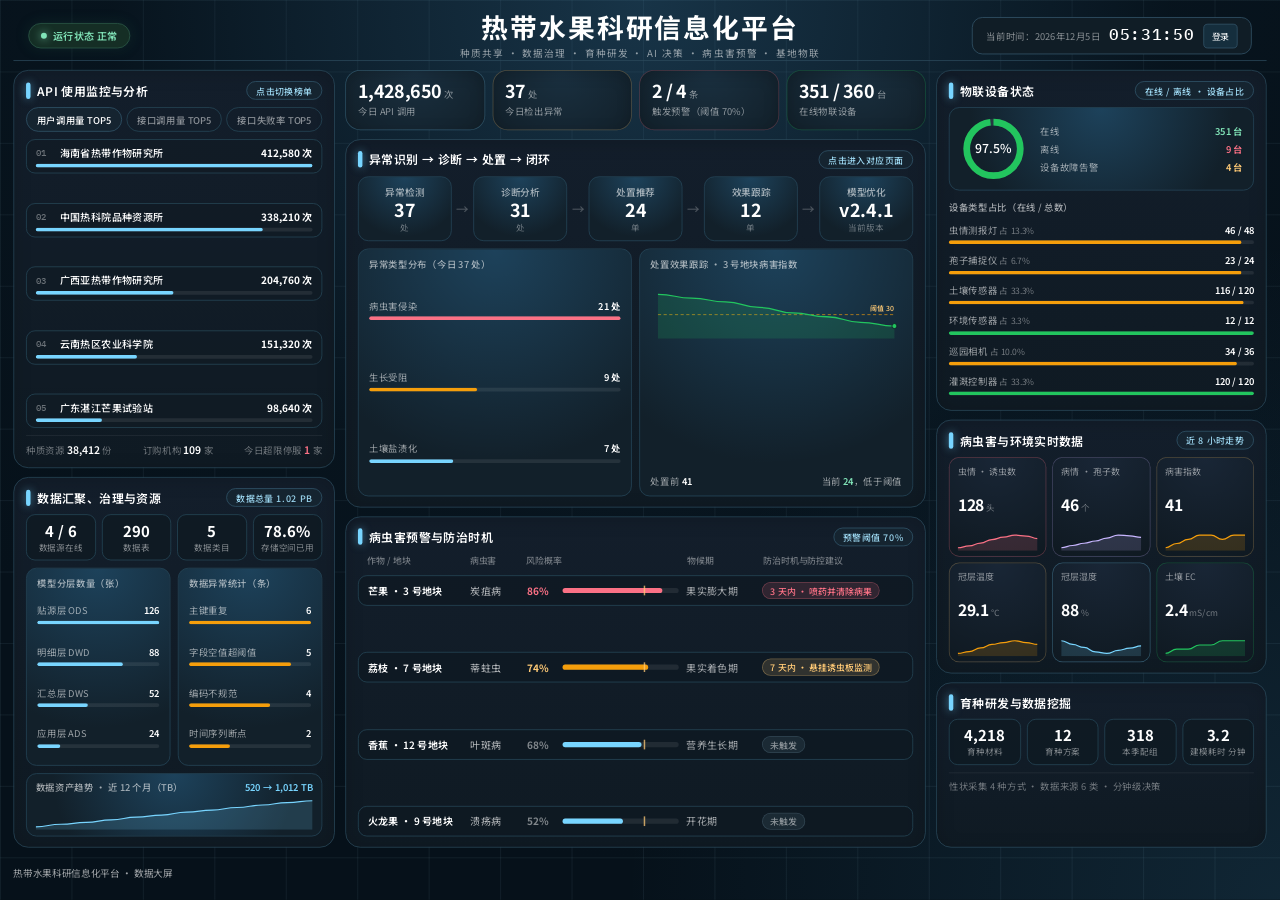
<file: v3/screen.html>
<!DOCTYPE html>
<html lang='zh-CN'>

<head>
    <meta charset='UTF-8'>
    <meta name='viewport' content='width=device-width,initial-scale=1'>
    <title>热带水果科研信息化平台 · 数据大屏</title>
    <link rel='preconnect' href='https://fonts.googleapis.com'>
    <link rel='preconnect' href='https://fonts.gstatic.com' crossorigin>
    <link
        href='https://fonts.googleapis.com/css2?family=Manrope:wght@400;500;600;700&family=IBM+Plex+Mono:wght@500;600&family=Noto+Sans+SC:wght@400;500;600;700&display=swap'
        rel='stylesheet'>
    <style>
        :root {
            /* 参考 ruoyi-lovelace-ui 深色科研大屏：深海军蓝实底 + 青绿主色 */
            --bg: #06111a;
            --panel: #101b24;
            --card: #0e192280;
            --card-hover: #162531;
            --sub: #0b1620;
            --ln: #2b495b;
            --ln-card: #274858;
            --ln-hi: #67bbe5;
            --tx: #ffffff;
            --tx-2: rgba(255,255,255,0.62);
            --mt: rgba(255,255,255,0.42);
            --cy: #78d5ff;
            --tl: #2dd4bf;
            --gn: #22c55e;
            --am: #ffca76;
            --rs: #fb7185;
            --vi: #c8b6ff;

            /* 字体：参考网站以 Noto Sans SC 为主 */
            --sans: 'Noto Sans SC', 'Roobert', 'Manrope', 'PingFang SC', 'HarmonyOS Sans SC', 'Microsoft YaHei UI', sans-serif;
            --mono: 'IBM Plex Mono', 'Cascadia Mono', Consolas, ui-monospace, monospace;
            --ease: cubic-bezier(0.22, 1, 0.36, 1);
        }

        * { box-sizing: border-box; margin: 0; padding: 0; }

        html, body {
            width: 100%; height: 100%; overflow: hidden;
            background: var(--bg); color: var(--tx);
            font-family: var(--sans);
            -webkit-font-smoothing: antialiased;
        }

        button { font: inherit; color: inherit; cursor: pointer; background: none; border: 0; }
        a { color: inherit; text-decoration: none; }
        :focus-visible { outline: 2px solid var(--cy); outline-offset: 2px; }

        @keyframes pulseDot {
            0%, 100% { box-shadow: 0 0 0 3px rgba(129, 228, 184, 0.22); }
            50%       { box-shadow: 0 0 0 6px rgba(129, 228, 184, 0.06); }
        }

        /* 舞台：参考网站四层叠加——实色底、顶部青色光晕、右下青色光晕、96px 细网格 */
        #stage {
            position: absolute; left: 0; top: 0;
            width: 1720px; height: 960px;
            transform-origin: 0 0;
            padding: 14px 18px;
            display: flex; flex-direction: column; gap: 12px;
            background:
                radial-gradient(circle at top,         rgba(58,120,160,0.34)   0%, rgba(13,32,45,0.18)  48%, transparent 78%),
                radial-gradient(circle at bottom right, rgba(79,167,214,0.14)   0%, transparent 42%),
                linear-gradient(90deg,  rgba(150,193,214,0.08) 1px, transparent 1px),
                linear-gradient(180deg, rgba(150,193,214,0.08) 1px, transparent 1px),
                var(--bg);
            background-size: auto, auto, 96px 96px, 96px 96px, auto;
        }

        /* Header：透明底 + 底部分隔线，无圆角 */
        header {
            height: 68px; flex: none;
            display: grid; grid-template-columns: 420px 1fr 420px;
            align-items: center; padding: 0 20px;
            background: transparent;
            border-bottom: 1px solid var(--ln);
            position: relative;
        }

        /* 运行状态：绿色胶囊 + 发光圆点，与参考一致 */
        .rs {
            display: inline-flex; align-items: center; gap: 8px;
            padding: 6px 16px; border-radius: 9999px;
            background: #152e25; border: 1px solid #2d5b4a;
            color: #81e4b8; font-size: 13.5px; font-weight: 600;
            box-shadow: 0 0 18px rgba(33, 92, 72, 0.24);
        }

        .rs i {
            width: 8px; height: 8px; border-radius: 50%;
            background: #81e4b8;
            animation: pulseDot 2.4s ease-in-out infinite;
            box-shadow: 0 0 12px rgba(129, 228, 184, 0.9);
        }

        .ttl { text-align: center; }

        .ttl h1 {
            font-size: 36px; font-weight: 700;
            letter-spacing: 0.08em; line-height: 1.15; color: #FFFFFF;
        }

        .ttl p {
            font-size: 13px; color: rgba(255,255,255,0.55);
            letter-spacing: 0.14em; margin-top: 4px; font-weight: 400;
        }

        /* 时钟：参考样式 rounded-[22px] bg-[#101d26] border-[#35576c] */
        .clk {
            justify-self: end; display: flex; align-items: baseline; gap: 12px;
            padding: 7px 18px; border: 1px solid #35576c;
            border-radius: 14px; background: #101d26;
        }

        .clk small { font-size: 12.5px; color: rgba(255,255,255,0.50); font-weight: 400; }

        .clk b {
            font-family: var(--mono); font-size: 22px; font-weight: 500;
            letter-spacing: 0.06em; color: #FFFFFF;
            font-variant-numeric: tabular-nums;
        }

        /* Main 3-Column Grid */
        .main {
            flex: 1; min-height: 0;
            display: grid; grid-template-columns: 432px minmax(0, 1fr) 444px;
            gap: 14px;
        }

        .col { display: flex; flex-direction: column; gap: 12px; min-height: 0; min-width: 0; }

        /* 面板：大圆角 20px，顶部径向渐变底，内顶阴影 */
        .pn {
            background: linear-gradient(180deg, #131e2b 0%, #0f1a23 100%);
            border: 1px solid var(--ln);
            border-radius: 20px;
            padding: 14px 16px;
            display: flex; flex-direction: column; gap: 10px;
            min-height: 0; min-width: 0; overflow: hidden;
            box-shadow: inset 0 4px 24px rgba(0,0,0,0.16);
        }

        .pn h2 {
            flex: none; font-size: 16px; font-weight: 600;
            display: flex; align-items: center; gap: 9px;
            color: var(--tx); letter-spacing: 0.04em;
        }

        /* 标题前的竖条：参考用宽 6px 高 22px 圆角全满，有青色辉光 */
        .pn h2::before {
            content: '';
            width: 6px; height: 22px; border-radius: 9999px;
            background: var(--cy);
            box-shadow: 0 0 12px rgba(103, 187, 229, 0.65);
        }

        .pn h2 em {
            margin-left: auto; font-style: normal; font-size: 12px; font-weight: 500;
            padding: 3px 12px; border-radius: 9999px;
            background: #152430; border: 1px solid #33576d;
            color: #9cd7f0; white-space: nowrap;
        }

        /* Segmented Tabs */
        .tabs { flex: none; display: flex; gap: 6px; }

        .tabs button {
            flex: 1; padding: 6px 8px; border-radius: 9999px;
            border: 1px solid var(--ln-card); background: transparent;
            font-size: 12.5px; font-weight: 500; color: rgba(255,255,255,0.50);
            white-space: nowrap; transition: all 0.2s var(--ease);
        }

        .tabs button:hover { border-color: var(--ln-hi); color: rgba(255,255,255,0.8); }

        .tabs button.on {
            color: #FFFFFF; border-color: #33576d; background: #152430;
        }

        /* API Ranking Rows */
        .rk { flex: 1; min-height: 0; display: flex; flex-direction: column; justify-content: space-between; gap: 6px; }

        .rk-item {
            background: rgba(16, 27, 36, 0.75);
            border: 1px solid var(--ln-card);
            border-radius: 12px; padding: 7px 12px;
        }

        .rk .r {
            display: grid; grid-template-columns: 24px minmax(0,1fr) auto;
            gap: 8px; align-items: center; font-size: 13.5px; font-weight: 500;
        }

        .rk .r span:nth-child(2) { overflow: hidden; text-overflow: ellipsis; white-space: nowrap; }

        .n, .v { font-variant-numeric: tabular-nums; }
        .n { font-family: var(--mono); font-size: 12px; color: rgba(255,255,255,0.38); }
        .v { font-weight: 700; color: #FFFFFF; white-space: nowrap; }

        .bar { height: 5px; border-radius: 9999px; background: rgba(255,255,255,0.08); margin-top: 5px; overflow: hidden; }
        .bar i { display: block; height: 100%; border-radius: 9999px; transition: width 0.45s var(--ease); }

        /* Panel Footer Strip */
        .ft {
            flex: none; padding-top: 8px;
            border-top: 1px solid rgba(255,255,255,0.08);
            display: flex; justify-content: space-between; align-items: center;
            font-size: 12.5px; color: rgba(255,255,255,0.40); white-space: nowrap;
        }

        .ft b { color: #FFFFFF; font-weight: 600; font-variant-numeric: tabular-nums; font-size: 14px; }

        /* 4-Column Inner Stat Tiles */
        .st { flex: none; display: grid; grid-template-columns: repeat(4, minmax(0,1fr)); gap: 8px; }

        .sx {
            border: 1px solid var(--ln-card); border-radius: 12px;
            background: rgba(14, 25, 34, 0.80); padding: 9px 6px; text-align: center; min-width: 0;
        }

        .sx b { display: block; font-size: 20px; font-weight: 700; line-height: 1.2; color: #FFFFFF; font-variant-numeric: tabular-nums; }
        .sx span { display: block; margin-top: 2px; font-size: 11.5px; color: rgba(255,255,255,0.48); white-space: nowrap; }

        .g2 { flex: 1; min-height: 0; display: grid; grid-template-columns: 1fr 1fr; gap: 10px; }

        /* 内部卡片：参考 bg-[radial-gradient(circle_at_top,#1d425b_0%,#12202a_76%)] */
        .sub-card {
            background: radial-gradient(circle at top, #1d425b 0%, #12202a 76%);
            border: 1px solid #27485b; border-radius: 14px;
            padding: 10px 14px;
            display: flex; flex-direction: column; justify-content: space-between;
            min-height: 0; min-width: 0;
        }

        .sub { flex: none; font-size: 12.5px; font-weight: 500; color: rgba(255,255,255,0.60); margin-bottom: 4px; }
        .sub-list { flex: 1; display: flex; flex-direction: column; justify-content: space-around; min-height: 0; }
        .li { display: flex; justify-content: space-between; align-items: center; font-size: 12.5px; color: rgba(255,255,255,0.58); }
        .li b { font-weight: 600; color: #FFFFFF; font-variant-numeric: tabular-nums; }

        /* Center Top 4 KPI Tiles：参考 rounded-[24px] bg-[radial-gradient(circle_at_top,#1a3040,#12202a)] */
        .kp { flex: none; display: grid; grid-template-columns: repeat(4, minmax(0,1fr)); gap: 10px; }

        .kc {
            border: 1px solid var(--ln); border-radius: 20px;
            background: radial-gradient(circle at top, #1a3040 0%, #12202a 100%);
            padding: 13px 16px 15px; min-width: 0; overflow: hidden;
            display: flex; flex-direction: column; gap: 4px;
            box-shadow: inset 0 4px 20px rgba(0,0,0,0.16);
        }

        .kc:nth-child(1) { border-color: rgba(120, 213, 255, 0.26); }
        .kc:nth-child(2) { border-color: rgba(255, 202, 118, 0.26); }
        .kc:nth-child(3) { border-color: rgba(251, 113, 133, 0.26); }
        .kc:nth-child(4) { border-color: rgba(34,  197,  94, 0.26); }

        .kc b { display: flex; align-items: baseline; gap: 4px; white-space: nowrap; font-size: 24px; font-weight: 700; line-height: 1.15; color: #FFFFFF; font-variant-numeric: tabular-nums; letter-spacing: -0.01em; }
        .kc b small { font-size: 12.5px; font-weight: 400; color: rgba(255,255,255,0.50); }
        .kc span { font-size: 12.5px; font-weight: 400; color: rgba(255,255,255,0.52); white-space: nowrap; overflow: hidden; text-overflow: ellipsis; }

        /* 5-Step Flow Cards */
        .fl { flex: none; display: flex; align-items: stretch; gap: 6px; }

        .fs {
            flex: 1; min-width: 0; border: 1px solid #27485b; border-radius: 14px;
            background: radial-gradient(circle at top, #1d425b 0%, #12202a 76%);
            padding: 10px 6px; text-align: center; transition: all 0.2s var(--ease);
        }

        .fs:hover { border-color: #3d6d89; background: #162531; }
        .fs span { display: block; font-size: 13px; font-weight: 500; color: rgba(255,255,255,0.60); }
        .fs b { display: block; font-size: 24px; font-weight: 700; color: #FFFFFF; line-height: 1.25; font-variant-numeric: tabular-nums; }
        .fs small { display: block; font-size: 11.5px; color: rgba(255,255,255,0.38); }

        .ar { align-self: center; color: rgba(255,255,255,0.25); font-size: 17px; font-weight: 500; }

        /* Pest Warning Rows */
        .th { flex: none; display: grid; grid-template-columns: 128px 66px 1fr 92px 190px; gap: 10px; align-items: center; font-size: 12px; font-weight: 500; color: rgba(255,255,255,0.40); padding: 0 12px 2px; }

        #al { flex: 1; min-height: 0; display: flex; flex-direction: column; justify-content: space-between; gap: 6px; }

        .tr {
            display: grid; grid-template-columns: 128px 66px 1fr 92px 190px;
            gap: 10px; align-items: center; padding: 8px 12px;
            border-radius: 12px; background: rgba(14, 25, 34, 0.75);
            border: 1px solid var(--ln-card);
            font-size: 13.5px; font-weight: 400; color: rgba(255,255,255,0.70);
            transition: all 0.2s var(--ease);
        }

        .tr:hover { background: rgba(22, 38, 50, 0.92); border-color: var(--ln-hi); }

        .pb { position: relative; height: 7px; border-radius: 9999px; background: rgba(255,255,255,0.08); }
        .pb i { display: block; height: 100%; border-radius: 9999px; }
        .pb u { position: absolute; top: -3px; bottom: -3px; width: 2px; background: rgba(255,202,118,0.75); }

        .pill { display: inline-flex; align-items: center; padding: 2px 10px; border-radius: 9999px; font-size: 12px; font-weight: 500; width: fit-content; white-space: nowrap; }
        .pill.alert { background: rgba(251,113,133,0.14); border: 1px solid rgba(251,113,133,0.32); color: #fb7185; }
        .pill.warn  { background: rgba(255,202,118,0.14); border: 1px solid rgba(255,202,118,0.32); color: #ffca76; }
        .pill.mute  { background: rgba(150,193,214,0.10); border: 1px solid rgba(150,193,214,0.18); color: rgba(255,255,255,0.48); }

        /* Right Column: 6 Sensor Tiles */
        .rt { flex: 1; min-height: 0; display: grid; grid-template-columns: repeat(3, minmax(0,1fr)); grid-template-rows: 1fr 1fr; gap: 8px; }

        .tc { border: 1px solid var(--ln-card); border-radius: 14px; background: radial-gradient(circle at top, #192636 0%, #0f1921 100%); padding: 9px 11px 7px; display: flex; flex-direction: column; justify-content: space-between; min-height: 0; min-width: 0; }
        .tc.t-rose   { border-color: rgba(251,113,133,0.30); }
        .tc.t-amber  { border-color: rgba(255,202,118,0.26); }
        .tc.t-violet { border-color: rgba(200,182,255,0.26); }
        .tc.t-cyan   { border-color: rgba(120,213,255,0.30); }
        .tc.t-green  { border-color: rgba(34, 197,  94,0.26); }

        .tc span { font-size: 12px; font-weight: 400; color: rgba(255,255,255,0.52); white-space: nowrap; }
        .tc b { font-size: 21px; font-weight: 700; color: #FFFFFF; font-variant-numeric: tabular-nums; letter-spacing: -0.01em; line-height: 1.1; }
        .tc b small { font-size: 11.5px; font-weight: 400; margin-left: 2px; color: rgba(255,255,255,0.40); }

        /* Bottom 8 Navigation Links */
        footer { flex: none; height: 44px; display: grid; grid-template-columns: repeat(8, minmax(0,1fr)); gap: 10px; }
        footer { grid-template-columns: 1fr; align-items: center; color: var(--tx-2); font-size: 13px; }

        footer a { display: flex; align-items: center; justify-content: space-between; padding: 0 14px; color: rgba(255,255,255,0.80); border: 1px solid var(--ln); border-radius: 14px; background: linear-gradient(90deg, #13212c 0%, #0f1a23 100%); font-size: 14px; font-weight: 500; white-space: nowrap; transition: all 0.2s var(--ease); }
        footer a i { font-style: normal; color: rgba(255,255,255,0.28); transition: transform 0.2s var(--ease), color 0.2s ease; }
        footer a:hover { border-color: var(--cy); background: #162531; color: #FFFFFF; }
        footer a:hover i { color: var(--cy); transform: translateX(3px); }

        @media (prefers-reduced-motion: reduce) {
            *, *::before, *::after { animation: none !important; transition: none !important; }
        }
        .auth-screen { position: fixed; inset: 0; z-index: 20; display: grid; place-items: center; padding: 24px; background: rgba(3, 12, 19, .88); backdrop-filter: blur(10px); }
        .auth-screen[hidden] { display: none; }
        .auth-panel { position: relative; }
        .auth-panel { position: relative; width: min(420px, 100%); padding: 38px; border: 1px solid #35576c; border-radius: 14px; background: linear-gradient(160deg, #142b3a, #0b1720 72%); box-shadow: 0 28px 90px #0009; }
        .auth-kicker { color: #78d5ff; font: 11px var(--mono); letter-spacing: .08em; }
        .auth-panel h1 { margin-top: 22px; font-size: 27px; }
        .auth-panel p { margin: 8px 0 26px; color: var(--tx-2); font-size: 14px; }
        .auth-panel label { display: grid; gap: 8px; margin: 16px 0; color: var(--tx-2); font-size: 13px; }
        .auth-panel input { width: 100%; padding: 12px 13px; border: 1px solid #35576c; border-radius: 6px; background: #08141d; color: white; font: inherit; }
        .auth-panel input:focus { outline: 2px solid #78d5ff; outline-offset: 1px; }
        .auth-panel button { width: 100%; margin-top: 8px; padding: 12px; border-radius: 6px; background: #087f78; color: white; font-weight: 600; }
        .auth-panel button:hover { background: #0a9b8e; }
        .auth-panel .auth-close { position: absolute; width: auto; right: 22px; top: 18px; padding: 4px 8px; background: transparent; color: var(--tx-2); font-size: 12px; }
        .auth-panel small { display: block; margin-top: 18px; color: var(--mt); text-align: center; }
        .auth-error { min-height: 20px; margin-top: 10px; color: #fb7185; font-size: 13px; }
        .screen-login-trigger { padding: 7px 10px; border: 1px solid #35576c; border-radius: 6px; background: #152e3d; color: var(--tx); font-size: 12px; }
    </style>
</head>

<body>
    <div id='stage'>
        <header>
            <div><span class='rs'><i></i>运行状态 正常</span></div>
            <div class='ttl'>
                <h1>热带水果科研信息化平台</h1>
                <p>种质共享 · 数据治理 · 育种研发 · AI 决策 · 病虫害预警 · 基地物联</p>
            </div>
            <div class='clk'><small id='dt0'></small><b id='clk'></b><button id='screen-login-trigger' class='screen-login-trigger'></button></div>
        </header>

        <div class='main'>
            <!-- 左列：原装 2 个模块 -->
            <div class='col'>
                <section class='pn' style='flex:1.08'>
                    <h2>API 使用监控与分析<em>点击切换榜单</em></h2>
                    <div class='tabs' id='tb'></div>
                    <div class='rk' id='rk'></div>
                    <div class='ft'>
                        <span>种质资源 <b>38,412</b> 份</span>
                        <span>订购机构 <b>109</b> 家</span>
                        <span>今日超限停服 <b style='color:#fb7185'>1</b> 家</span>
                    </div>
                </section>

                <section class='pn' style='flex:1'>
                    <h2>数据汇聚、治理与资源<em>数据总量 1.02 PB</em></h2>
                    <div class='st' id='gs'></div>
                    <div class='g2'>
                        <div class='sub-card'>
                            <div class='sub'>模型分层数量（张）</div>
                            <div class='sub-list' id='ly'></div>
                        </div>
                        <div class='sub-card'>
                            <div class='sub'>数据异常统计（条）</div>
                            <div class='sub-list' id='an'></div>
                        </div>
                    </div>
                    <div class='sub-card' id='gt' style='flex:none;padding:8px 12px'></div>
                </section>
            </div>

            <!-- 中列：原装 4 项 KPI + 闭环面板 + 病虫害预警面板 -->
            <div class='col'>
                <div class='kp' id='kp'></div>

                <section class='pn' style='flex:1.12'>
                    <h2>异常识别 → 诊断 → 处置 → 闭环<em>点击进入对应页面</em></h2>
                    <div class='fl' id='fl'></div>
                    <div class='g2'>
                        <div class='sub-card'>
                            <div class='sub'>异常类型分布（今日 37 处）</div>
                            <div class='sub-list' id='ct'></div>
                        </div>
                        <div class='sub-card'>
                            <div class='sub'>处置效果跟踪 · 3 号地块病害指数</div>
                            <div id='tk'
                                style='flex:1;display:flex;flex-direction:column;justify-content:space-between;min-height:0'>
                            </div>
                        </div>
                    </div>
                </section>

                <section class='pn' style='flex:1'>
                    <h2>病虫害预警与防治时机<em>预警阈值 70%</em></h2>
                    <div class='th'>
                        <span>作物 / 地块</span>
                        <span>病虫害</span>
                        <span>风险概率</span>
                        <span>物候期</span>
                        <span>防治时机与防控建议</span>
                    </div>
                    <div id='al'></div>
                </section>
            </div>

            <!-- 右列：原装物联设备状态 + 病虫害与环境实时数据 + 育种研发与数据挖掘 -->
            <div class='col'>
                <section class='pn' style='flex:1.38'>
                    <h2>物联设备状态<em>在线 / 离线 · 设备占比</em></h2>
                    <div class='sub-card' id='rg'
                        style='flex:none;flex-direction:row;align-items:center;gap:18px;padding:10px 14px'></div>
                    <div class='sub' style='margin:2px 0 -4px'>设备类型占比（在线 / 总数）</div>
                    <div id='dv'
                        style='flex:1;display:flex;flex-direction:column;justify-content:space-around;min-height:0'>
                    </div>
                </section>

                <section class='pn' style='flex:1'>
                    <h2>病虫害与环境实时数据<em>近 8 小时走势</em></h2>
                    <div class='rt' id='rt'></div>
                </section>

                <section class='pn' style='flex:0.62'>
                    <h2>育种研发与数据挖掘</h2>
                    <div class='st' id='br'></div>
                    <div class='ft'><span>性状采集 4 种方式 · 数据来源 6 类 · 分钟级决策</span></div>
                </section>
            </div>
        </div>

        <footer id='nv'></footer>
    </div>

    <script>
        const $ = s => document.querySelector(s), still = matchMedia('(prefers-reduced-motion: reduce)').matches, stage = $('#stage');

        /* Adaptive Aspect-Ratio Full-Bleed Scaling:
           Matches exact browser window aspect ratio -> Zero black bars, zero clipping, crisp on 14" laptops! */
        const fit = () => {
            const W = 1720;
            const sc = innerWidth / W;
            const H = Math.max(880, Math.round(innerHeight / sc));
            if (H * sc > innerHeight) {
                const sc2 = innerHeight / 880;
                const W2 = Math.round(innerWidth / sc2);
                stage.style.width = W2 + 'px';
                stage.style.height = '880px';
                stage.style.transform = `scale(${sc2})`;
            } else {
                stage.style.width = W + 'px';
                stage.style.height = H + 'px';
                stage.style.transform = `scale(${sc})`;
            }
        };
        addEventListener('resize', fit);
        fit();

        const pad = n => String(n).padStart(2, '0');
        const tick = () => {
            const t = new Date();
            $('#dt0').textContent = '当前时间：' + t.getFullYear() + '年' + (t.getMonth() + 1) + '月' + t.getDate() + '日';
            $('#clk').textContent = pad(t.getHours()) + ':' + pad(t.getMinutes()) + ':' + pad(t.getSeconds());
        };
        tick();
        setInterval(tick, 1000);

        const bar = (p, c) => `<div class='bar'><i style='width:${p}%;background:${c}'></i></div>`;

        let _gid = 0;
        const spark = (d, w, h, c) => {
            const id = 'spg' + (++_gid);
            const mn = Math.min(...d), mx = Math.max(...d), r = mx - mn || 1;
            const p = d.map((v, i) => [i / (d.length - 1) * w, h - 4 - (v - mn) / r * (h - 9)]);
            let l = `M ${p[0][0].toFixed(1)} ${p[0][1].toFixed(1)}`;
            for (let i = 0; i < p.length - 1; i++) {
                const cx = ((p[i][0] + p[i + 1][0]) / 2).toFixed(1);
                l += ` C ${cx} ${p[i][1].toFixed(1)}, ${cx} ${p[i + 1][1].toFixed(1)}, ${p[i + 1][0].toFixed(1)} ${p[i + 1][1].toFixed(1)}`;
            }
            return `<svg viewBox='0 0 ${w} ${h}' width='100%' height='${h}' preserveAspectRatio='none' aria-hidden='true'>
    <path d='${l} L ${w} ${h} L 0 ${h} Z' fill='${c}' fill-opacity='.16'/>
    <path d='${l}' fill='none' stroke='${c}' stroke-width='1.6' stroke-linejoin='round' vector-effect='non-scaling-stroke'/>
  </svg>`;
        };

        const fmt = n => n.toLocaleString('en-US') + ' 次';
        const RK = [
            ['用户调用量', [['海南省热带作物研究所', 412580], ['中国热科院品种资源所', 338210], ['广西亚热带作物研究所', 204760], ['云南热区农业科学院', 151320], ['广东湛江芒果试验站', 98640]], fmt, '#78d5ff'],
            ['接口调用量', [['果园小气候逐小时序列', 512680], ['种质基础信息查询', 318420], ['物候期观测记录', 142300], ['品种权属与系谱', 96540], ['病虫害标注样本', 89400]], fmt, '#2dd4bf'],
            ['接口失败率', [['病虫害标注样本', 3.68], ['物候期观测记录', 2.41], ['果园小气候逐小时序列', .46], ['种质基础信息查询', .12], ['品种权属与系谱', .08]], n => n.toFixed(2) + '%', '#fb7185']
        ];
        let rk = 0, rt;
        const drawRk = () => {
            $('#tb').innerHTML = RK.map((r, i) => `<button class='${i === rk ? 'on' : ''}' data-i='${i}'>${r[0]} TOP5</button>`).join('');
            const r = RK[rk], mx = r[1][0][1];
            $('#rk').innerHTML = r[1].map((x, i) => `<div class='rk-item'><div class='r'><span class='n'>0${i + 1}</span><span>${x[0]}</span><span class='v'>${r[2](x[1])}</span></div>${bar(x[1] / mx * 100, r[3])}</div>`).join('');
        };
        const runRk = () => { clearInterval(rt); if (!still) rt = setInterval(() => { rk = (rk + 1) % 3; drawRk(); }, 6000); };
        $('#tb').addEventListener('click', e => { const b = e.target.closest('[data-i]'); if (b) { rk = +b.dataset.i; drawRk(); runRk(); } });
        drawRk();
        runRk();

        $('#gs').innerHTML = [['4 / 6', '数据源在线'], ['290', '数据表'], ['5', '数据类目'], ['78.6%', '存储空间已用']].map(x => `<div class='sx'><b>${x[0]}</b><span>${x[1]}</span></div>`).join('');
        $('#ly').innerHTML = [['贴源层 ODS', 126], ['明细层 DWD', 88], ['汇总层 DWS', 52], ['应用层 ADS', 24]].map(x => `<div><div class='li'><span>${x[0]}</span><b>${x[1]}</b></div>${bar(x[1] / 126 * 100, '#78d5ff')}</div>`).join('');
        $('#an').innerHTML = [['主键重复', 6], ['字段空值超阈值', 5], ['编码不规范', 4], ['时间序列断点', 2]].map(x => `<div><div class='li'><span>${x[0]}</span><b>${x[1]}</b></div>${bar(x[1] / 6 * 100, '#f59e0b')}</div>`).join('');
        $('#gt').innerHTML = `<div class='li' style='margin:0 0 4px'><span class='sub' style='margin:0'>数据资产趋势 · 近 12 个月（TB）</span><b style='color:#78d5ff'>520 → 1,012 TB</b></div>` + spark([520, 568, 604, 651, 703, 742, 798, 836, 884, 932, 978, 1012], 500, 44, '#78d5ff');

        $('#kp').innerHTML = [
            ['1,428,650', '次', '今日 API 调用'],
            ['37', '处', '今日检出异常'],
            ['2 / 4', '条', '触发预警（阈值 70%）'],
            ['351 / 360', '台', '在线物联设备']
        ].map(x => `<div class='kc'><b>${x[0]}<small>${x[1]}</small></b><span>${x[2]}</span></div>`).join('');

        const FL = [
            ['异常检测', '37', '处', 'ai/detect'],
            ['诊断分析', '31', '处', 'ai/diagnose'],
            ['处置推荐', '24', '单', 'ai/advice'],
            ['效果跟踪', '12', '单', 'ai/track'],
            ['模型优化', 'v2.4.1', '', 'ai/track']
        ];
        $('#fl').innerHTML = FL.map((s, i) => (i ? `<span class='ar'>→</span>` : '') + `<div class='fs'><span>${s[0]}</span><b>${s[1]}</b><small>${s[2] || '当前版本'}</small></div>`).join('');

        $('#ct').innerHTML = [
            ['病虫害侵染', 21, '#fb7185'],
            ['生长受阻', 9, '#f59e0b'],
            ['土壤盐渍化', 7, '#78d5ff']
        ].map(x => `<div><div class='li'><span>${x[0]}</span><b>${x[1]} 处</b></div>${bar(x[1] / 21 * 100, x[2])}</div>`).join('');

        const TK = [41, 39, 37, 34, 31, 29, 26, 24], tp = TK.map((v, i) => [12 + i / 7 * 376, 86 - (v - 20) / 25 * 74]);
        let tl = `M ${tp[0][0].toFixed(1)} ${tp[0][1].toFixed(1)}`;
        for (let i = 0; i < tp.length - 1; i++) {
            const cx = ((tp[i][0] + tp[i + 1][0]) / 2).toFixed(1);
            tl += ` C ${cx} ${tp[i][1].toFixed(1)}, ${cx} ${tp[i + 1][1].toFixed(1)}, ${tp[i + 1][0].toFixed(1)} ${tp[i + 1][1].toFixed(1)}`;
        }
        $('#tk').innerHTML = `<svg viewBox='0 0 400 96' width='100%' height='100%' style='max-height:96px' role='img' aria-label='病害指数由 41 降到 24'>
  <line x1='12' x2='388' y1='56' y2='56' stroke='#f59e0b' stroke-dasharray='5 4'/>
  <text x='388' y='50' fill='#ffca76' font-size='11' font-weight='500' text-anchor='end'>阈值 30</text>
  <path d='${tl} L 388 94 L 12 94 Z' fill='#22c55e' fill-opacity='.16'/>
  <path d='${tl}' fill='none' stroke='#22c55e' stroke-width='2'/>
  <circle cx='${tp[7][0]}' cy='${tp[7][1].toFixed(1)}' r='4' fill='#22c55e' stroke='#12202a' stroke-width='1.5'/>
</svg><div class='li'><span>处置前 <b>41</b></span><span>当前 <b style='color:#81e4b8'>24</b>，低于阈值</span></div>`;

        const AL = [
            ['芒果 · 3 号地块', '炭疽病', 86, '果实膨大期', '3 天内 · 喷药并清除病果'],
            ['荔枝 · 7 号地块', '蒂蛀虫', 74, '果实着色期', '7 天内 · 悬挂诱虫板监测'],
            ['香蕉 · 12 号地块', '叶斑病', 68, '营养生长期', '未触发'],
            ['火龙果 · 9 号地块', '溃疡病', 52, '开花期', '未触发']
        ];
        $('#al').innerHTML = AL.map(a => {
            const on = a[2] >= 70;
            const c = on ? (a[2] > 80 ? '#fb7185' : '#f59e0b') : '#78d5ff';
            const cls = on ? (a[2] > 80 ? 'alert' : 'warn') : 'mute';
            return `<div class='tr'>
    <span style='font-weight:600;color:var(--tx)'>${a[0]}</span>
    <span>${a[1]}</span>
    <div style='display:flex;align-items:center;gap:8px'>
      <b class='v' style='width:40px;color:${on ? (a[2] > 80 ? '#fb7185' : '#ffca76') : 'rgba(255,255,255,0.48)'}'>${a[2]}%</b>
      <div class='pb' style='flex:1'><i style='width:${a[2]}%;background:${c}'></i><u style='left:70%'></u></div>
    </div>
    <span style='color:var(--tx-2)'>${a[3]}</span>
    <span class='pill ${cls}'>${a[4]}</span>
  </div>`;
        }).join('');

        const ring = (p, c) => `<svg viewBox='0 0 120 120' width='90' height='90' role='img' aria-label='在线率 ${p}%'>
  <circle cx='60' cy='60' r='48' fill='none' stroke='rgba(255,255,255,0.08)' stroke-width='12'/>
  <circle cx='60' cy='60' r='48' fill='none' stroke='${c}' stroke-width='12' stroke-dasharray='${(p * 3.0159).toFixed(1)} 301.59' transform='rotate(-90 60 60)'/>
  <text x='60' y='67' text-anchor='middle' fill='#FFFFFF' font-size='22' font-weight='500' style='font-family:var(--sans)'>${p}%</text>
</svg>`;
        $('#rg').innerHTML = ring(97.5, '#22c55e') + `<div style='flex:1;display:flex;flex-direction:column;gap:5px'><div class='li'><span>在线</span><b style='color:#81e4b8'>351 台</b></div><div class='li'><span>离线</span><b style='color:#fb7185'>9 台</b></div><div class='li'><span>设备故障告警</span><b style='color:#ffca76'>4 台</b></div></div>`;

        $('#dv').innerHTML = [
            ['虫情测报灯', 48, 46],
            ['孢子捕捉仪', 24, 23],
            ['土壤传感器', 120, 116],
            ['环境传感器', 12, 12],
            ['巡园相机', 36, 34],
            ['灌溉控制器', 120, 120]
        ].map(d => `<div><div class='li'><span>${d[0]} <span style='color:var(--mt);font-size:11.5px'>占 ${(d[1] / 360 * 100).toFixed(1)}%</span></span><b>${d[2]} / ${d[1]}</b></div>${bar(d[2] / d[1] * 100, d[2] === d[1] ? '#22c55e' : '#f59e0b')}</div>`).join('');

        $('#rt').innerHTML = [
            ['虫情 · 诱虫数', '128', '头', [20, 35, 60, 90, 110, 128, 120, 98], '#fb7185', 't-rose'],
            ['病情 · 孢子数', '46', '个', [12, 18, 24, 30, 38, 46, 44, 40], '#c8b6ff', 't-violet'],
            ['病害指数', '41', '', [38, 39, 40, 41, 41, 40, 41, 41], '#f59e0b', 't-amber'],
            ['冠层温度', '29.1', '℃', [24, 25, 27, 29, 30, 31, 30, 29], '#f59e0b', 't-amber'],
            ['冠层湿度', '88', '%', [95, 90, 86, 80, 78, 82, 85, 88], '#78d5ff', 't-cyan'],
            ['土壤 EC', '2.4', 'mS/cm', [2.1, 2.2, 2.2, 2.3, 2.3, 2.4, 2.4, 2.4], '#22c55e', 't-green']
        ].map(t => `<div class='tc ${t[5]}'><span>${t[0]}</span><b>${t[1]}<small>${t[2]}</small></b>${spark(t[3], 120, 26, t[4])}</div>`).join('');

        $('#br').innerHTML = [
            ['4,218', '育种材料'],
            ['12', '育种方案'],
            ['318', '本季配组'],
            ['3.2', '建模耗时 分钟']
        ].map(x => `<div class='sx'><b>${x[0]}</b><span>${x[1]}</span></div>`).join('');

        $('#nv').textContent = '热带水果科研信息化平台 · 数据大屏';
    </script>
    <script src='auth.js'></script>
    <script>PlatformAuth.mountLogin();</script>
</body>

</html>
</file>
<file: v3/app.css>
:root {
    /* Priva Blue ID Industrial & Horticultural Design Tokens */
    --priva-navy: #051D34;
    --priva-navy-deep: #031324;
    --priva-blue: #3377FF;
    --priva-blue-hover: #1E60E6;
    --priva-blue-soft: #EBF2FF;
    --priva-green: #00BF72;
    --priva-green-ink: #007A49;
    --priva-green-soft: #E6F9F1;
    --priva-aqua: #00B5CE;
    --priva-canvas: #F3F7F9;
    --priva-paper: #FFFFFF;
    --priva-slate: #506273;
    --priva-mute: #8D99A6;
    --priva-line: #E2E8EE;
    --priva-line-strong: #CBD5E0;
    --priva-amber: #D97706;
    --priva-amber-soft: #FEF3C7;
    --priva-red: #D92D20;
    --priva-red-soft: #FEE4E2;

    /* 与 priva.com 同步：西文 Roobert（本机装有时优先使用，否则用相近的 Manrope），
       等宽 IBM Plex Mono，中文 PingFang / Noto Sans SC */
    --display: 'Roobert', 'Manrope', 'PingFang SC', 'HarmonyOS Sans SC', 'Noto Sans SC', 'Microsoft YaHei UI', sans-serif;
    --sans: 'Roobert', 'Manrope', 'PingFang SC', 'HarmonyOS Sans SC', 'Noto Sans SC', 'Microsoft YaHei UI', sans-serif;
    --mono: 'IBM Plex Mono', 'Cascadia Mono', Consolas, ui-monospace, monospace;

    /* Priva Motion Curves */
    --ease-out-expo: cubic-bezier(0.22, 1, 0.36, 1);
    --ease-priva: cubic-bezier(0.33, 0, 0.25, 1);
    --ease-standard: cubic-bezier(0.4, 0, 0.2, 1);
}

* {
    box-sizing: border-box;
}

html,
body {
    margin: 0;
    min-height: 100%;
}

body {
    background: var(--priva-canvas);
    color: var(--priva-navy);
    font: 400 14px/1.7 var(--sans);
    letter-spacing: 0;
    -webkit-font-smoothing: antialiased;
    -moz-osx-font-smoothing: grayscale;
    text-rendering: optimizeLegibility;
}

button,
input,
select,
textarea {
    font: inherit;
    color: inherit;
}

button {
    cursor: pointer;
}

:focus-visible {
    outline: 2px solid var(--priva-blue);
    outline-offset: 3px;
}

/* ==========================================================================
   PRIVA SIGNATURE KEYFRAMES
   ========================================================================== */
@keyframes privaSlideUp {
    from {
        opacity: 0;
        transform: translate3d(0, 18px, 0);
    }

    to {
        opacity: 1;
        transform: translate3d(0, 0, 0);
    }
}

@keyframes privaHeroText {
    from {
        opacity: 0;
        transform: translate3d(0, 14px, 0);
    }

    to {
        opacity: 1;
        transform: translate3d(0, 0, 0);
    }
}

@keyframes privaChevronIn {
    from {
        opacity: 0;
        transform: translate3d(-10px, 0, 0);
    }

    to {
        opacity: 1;
        transform: translate3d(0, 0, 0);
    }
}

@keyframes privaSpectrumFlow {
    0% {
        background-position: 0% 50%;
    }

    50% {
        background-position: 100% 50%;
    }

    100% {
        background-position: 0% 50%;
    }
}

@keyframes privaAurora {
    0% {
        transform: translate3d(0, 0, 0) scale(1);
    }

    50% {
        transform: translate3d(-18px, 8px, 0) scale(1.06);
    }

    100% {
        transform: translate3d(0, 0, 0) scale(1);
    }
}

/* Priva Signature Wireframe Number Intro + Continuous Dash Loop */
@keyframes privaNumIntro {
    from {
        stroke-dashoffset: 360;
        opacity: 0.12;
    }

    to {
        stroke-dashoffset: 0;
        opacity: 1;
    }
}

@keyframes privaNumLoop {
    from {
        stroke-dashoffset: 0;
    }

    to {
        stroke-dashoffset: -360;
    }
}

@keyframes privaLineDraw {
    from {
        stroke-dashoffset: 600;
    }

    to {
        stroke-dashoffset: 0;
    }
}

@keyframes privaAreaFade {
    from {
        opacity: 0;
    }

    to {
        opacity: 1;
    }
}

@keyframes privaPulseDot {

    0%,
    100% {
        box-shadow: 0 0 0 3px rgba(0, 191, 114, 0.22);
    }

    50% {
        box-shadow: 0 0 0 6px rgba(0, 191, 114, 0.08);
    }
}

@keyframes privaToastIn {
    from {
        opacity: 0;
        transform: translate3d(0, 14px, 0) scale(0.98);
    }

    to {
        opacity: 1;
        transform: translate3d(0, 0, 0) scale(1);
    }
}

/* Priva 风格：标题遮罩上浮、强调色流动、线条展开 */
@keyframes privaMaskUp {
    from {
        opacity: 0;
        transform: translate3d(0, 0.9em, 0);
        clip-path: inset(0 0 100% 0);
    }

    to {
        opacity: 1;
        transform: translate3d(0, 0, 0);
        clip-path: inset(0 0 -20% 0);
    }
}

@keyframes privaColorFlow {

    0%,
    100% {
        color: var(--priva-aqua);
    }

    50% {
        color: var(--priva-green);
    }
}

@keyframes privaLineIn {
    from {
        transform: scaleX(0);
    }

    to {
        transform: scaleX(1);
    }
}

@keyframes privaStretch {
    0% {
        transform: scaleX(1);
    }

    60% {
        transform: scaleX(1.25);
    }

    100% {
        transform: scaleX(1);
    }
}

@keyframes privaRowIn {
    from {
        opacity: 0;
        transform: translate3d(0, 10px, 0);
    }

    to {
        opacity: 1;
        transform: translate3d(0, 0, 0);
    }
}

/* ==========================================================================
   APP SHELL & STICKY TOP NAVIGATION
   ========================================================================== */
.shell {
    min-height: 100vh;
    display: flex;
    flex-direction: column;
}

.topbar {
    position: sticky;
    top: 0;
    z-index: 40;
    background: rgba(255, 255, 255, 0.92);
    backdrop-filter: blur(14px);
    -webkit-backdrop-filter: blur(14px);
    border-bottom: 1px solid var(--priva-line);
    transition: box-shadow 0.25s var(--ease-standard);
}

.topbar.scrolled {
    box-shadow: 0 8px 24px -12px rgba(5, 29, 52, 0.12);
}

.topbar-inner {
    max-width: 1440px;
    margin: 0 auto;
    padding: 0 36px;
    min-height: 68px;
    display: flex;
    align-items: center;
    justify-content: space-between;
    gap: 20px;
}

.brand {
    display: inline-flex;
    align-items: center;
    gap: 12px;
    background: none;
    border: 0;
    padding: 6px 0;
    text-align: left;
    color: var(--priva-navy);
    flex-shrink: 0;
    transition: opacity 0.2s var(--ease-standard);
}

.brand:hover {
    opacity: 0.86;
}

.brand-mark {
    width: 34px;
    height: 34px;
    border-radius: 6px;
    background: var(--priva-navy);
    position: relative;
    display: inline-flex;
    align-items: center;
    justify-content: center;
    overflow: hidden;
    transition: transform 0.35s var(--ease-out-expo);
}

.brand:hover .brand-mark {
    transform: translateY(-1px) scale(1.03);
}

.brand-mark::before {
    content: '';
    position: absolute;
    inset: 0;
    background: radial-gradient(circle at 85% 20%, rgba(0, 191, 114, 0.6), transparent 62%),
        radial-gradient(circle at 15% 85%, rgba(51, 119, 255, 0.7), transparent 65%);
}

.brand-mark svg {
    position: relative;
    z-index: 1;
}

.brand-text b {
    display: block;
    font-family: var(--display);
    font-size: 15.5px;
    font-weight: 600;
    letter-spacing: 0.01em;
    line-height: 1.25;
}

/* Primary Horizontal Module Links + Gliding Indicator */
.topnav {
    position: relative;
    display: flex;
    align-items: center;
    gap: 2px;
    flex-wrap: wrap;
}

.nav-item {
    position: relative;
    background: none;
    border: 0;
    padding: 23px 13px;
    font-size: 13.5px;
    font-weight: 500;
    color: var(--priva-slate);
    transition: color 0.22s var(--ease-standard);
    white-space: nowrap;
}

.nav-item:hover {
    color: var(--priva-navy);
}

.nav-item.on {
    color: var(--priva-navy);
    font-weight: 600;
}

.nav-ink {
    position: absolute;
    bottom: 0;
    left: 0;
    height: 3px;
    border-radius: 2px 2px 0 0;
    background: linear-gradient(90deg, var(--priva-blue), var(--priva-green));
    pointer-events: none;
    transition: transform 0.38s var(--ease-out-expo), width 0.38s var(--ease-out-expo), opacity 0.2s ease;
    will-change: transform, width;
}

/* Right Action: Data Screen Pill CTA with Priva Shine */
.topbar-actions {
    display: flex;
    align-items: center;
    gap: 10px;
    flex-shrink: 0;
}

.screen-cta {
    position: relative;
    overflow: hidden;
    display: inline-flex;
    align-items: center;
    gap: 8px;
    padding: 8px 18px;
    border-radius: 9999px;
    background: var(--priva-navy);
    color: #FFFFFF;
    font-size: 13px;
    font-weight: 600;
    text-decoration: none;
    transition: background-color 0.28s var(--ease-out-expo), transform 0.28s var(--ease-out-expo), box-shadow 0.28s var(--ease-out-expo);
}

.screen-cta::before {
    content: '';
    position: absolute;
    width: 110px;
    height: 110px;
    left: calc(var(--mx, 50%) - 55px);
    top: calc(var(--my, 50%) - 55px);
    background: radial-gradient(circle, rgba(51, 119, 255, 0.55) 0%, rgba(0, 191, 114, 0) 72%);
    opacity: 0;
    transition: opacity 0.25s ease;
    pointer-events: none;
}

.screen-cta:hover {
    transform: translateY(-1px);
    box-shadow: 0 8px 20px -4px rgba(5, 29, 52, 0.28);
}

.screen-cta:hover::before {
    opacity: 1;
}

.screen-cta>* {
    position: relative;
    z-index: 1;
}

.screen-cta i {
    width: 7px;
    height: 7px;
    border-radius: 50%;
    background: var(--priva-green);
    animation: privaPulseDot 2.6s ease-in-out infinite;
}

/* ==========================================================================
   PRIVA HERO BAND + WIREFRAME NUMBER + SPECTRUM BAR
   ========================================================================== */
.hero-band {
    background: var(--priva-navy);
    color: #FFFFFF;
    position: relative;
    overflow: hidden;
}

/* 横幅背景照片（仿 Priva：通栏实景照片 + 左侧深色遮罩，文字压在照片上） */
/* 照片比横幅高 20%，给滚动视差留出位移空间（Priva 的 js-parallax-bg） */
.hero-media {
    position: absolute;
    left: 0;
    right: 0;
    top: -10%;
    height: 120%;
    background: var(--hero-image, url('../assets/img/hero.jpg')) center 45% / cover no-repeat;
    transform-origin: 65% 50%;
    translate: 0 var(--px, 0px);
    pointer-events: none;
}

.route-enter .hero-media {
    animation: privaHeroZoom 2.4s var(--ease-out-expo) both;
}

/* 遮罩：与 Priva 相同的思路，左侧主色实底，到约 2/3 处渐变为透明，露出右侧照片 */
.hero-band::before {
    content: '';
    position: absolute;
    inset: 0;
    z-index: 1;
    background:
        linear-gradient(90deg, rgba(5, 29, 52, 0.97) 0%, rgba(5, 29, 52, 0.9) 30%, rgba(5, 29, 52, 0.55) 55%, rgba(5, 29, 52, 0.15) 75%, rgba(5, 29, 52, 0.25) 100%),
        linear-gradient(0deg, rgba(5, 29, 52, 0.5) 0%, rgba(5, 29, 52, 0) 40%);
    pointer-events: none;
}

/* 网点纹理：仿 Priva header-overlay，右下角密、向左上淡出 */
.hero-band::after {
    content: '';
    position: absolute;
    inset: 0;
    z-index: 1;
    background-image: radial-gradient(circle, rgba(255, 255, 255, 0.22) 1.2px, transparent 1.6px);
    background-size: 20px 20px;
    -webkit-mask-image: linear-gradient(120deg, transparent 35%, rgba(0, 0, 0, 0.5) 70%, #000 100%);
    mask-image: linear-gradient(120deg, transparent 35%, rgba(0, 0, 0, 0.5) 70%, #000 100%);
    pointer-events: none;
}

@keyframes privaHeroZoom {
    from {
        opacity: 0;
        transform: scale(1.08);
    }

    to {
        opacity: 1;
        transform: scale(1);
    }
}

.hero-inner {
    position: relative;
    z-index: 2;
    max-width: 1440px;
    margin: 0 auto;
    padding: 56px 36px 52px;
    min-height: 300px;
    display: grid;
    grid-template-columns: minmax(0, 1fr) auto;
    gap: 32px;
    align-items: center;
}

.hero-eyebrow {
    display: inline-flex;
    align-items: center;
    gap: 8px;
    font-family: var(--sans);
    font-size: 13px;
    font-weight: 700;
    letter-spacing: 0.12em;
    color: rgba(255, 255, 255, 0.82);
    margin-bottom: 14px;
}

.hero-title-wrap {
    display: flex;
    align-items: flex-start;
    gap: 14px;
}

.hero-chevron {
    display: inline-flex;
    flex-shrink: 0;
}

.hero-band h1 {
    margin: 0;
    font-family: var(--display);
    font-size: 36px;
    font-weight: 500;
    line-height: 1.3;
    letter-spacing: 0.01em;
    color: #FFFFFF;
}

/* 标题扫光：Priva 的 color-wave-to-white，一道青绿色光带从右扫到左，扫过后变成白字 */
@keyframes privaWaveToWhite {
    from {
        background-position: 100% 0;
    }

    to {
        background-position: 0 0;
    }
}

@media (prefers-reduced-motion: no-preference) {
    .route-enter .hero-band h1 {
        background-image: linear-gradient(110deg, #FFFFFF 0%, #FFFFFF 50%, var(--priva-aqua) 50%, var(--priva-aqua) 55%, var(--priva-green) 55%, var(--priva-green) 60%, transparent 60%, transparent 100%);
        background-size: 300% 100%;
        background-repeat: no-repeat;
        -webkit-background-clip: text;
        background-clip: text;
        -webkit-text-fill-color: transparent;
    }
}

.hero-desc {
    margin: 10px 0 0 32px;
    max-width: 66ch;
    color: rgba(255, 255, 255, 0.80);
    font-size: 14px;
    line-height: 1.68;
}

.hero-meta {
    display: flex;
    align-items: center;
    gap: 28px;
}

.aside-note {
    max-width: 284px;
    border-left: 2px solid var(--priva-green);
    padding: 4px 0 4px 14px;
    font-size: 12.5px;
    line-height: 1.62;
    color: rgba(255, 255, 255, 0.88);
    text-shadow: 0 1px 10px rgba(5, 29, 52, 0.7);
}

/* Priva Signature Animated SVG Wireframe Section Number (00 - 07) */
.priva-num {
    display: flex;
    align-items: center;
    flex-shrink: 0;
    user-select: none;
}

.priva-num-svg {
    height: 92px;
    width: auto;
    overflow: visible;
}

.priva-num-text {
    font-family: var(--display);
    font-size: 96px;
    font-weight: 500;
    letter-spacing: -0.04em;
    fill: none;
    stroke: rgba(255, 255, 255, 0.5);
    stroke-width: 1.65px;
    stroke-dasharray: 334 26;
    animation: privaNumLoop 12s linear infinite;
}

.route-enter .priva-num-text {
    animation: privaNumIntro 1.35s var(--ease-priva) 1, privaNumLoop 12s linear 1.35s infinite;
}

.route-enter .hero-eyebrow {
    animation: privaHeroText 0.7s var(--ease-out-expo) both;
}

.route-enter .hero-chevron {
    animation: privaChevronIn 0.8s var(--ease-out-expo) 0.1s both;
}

.route-enter .hero-band h1 {
    animation: privaMaskUp 0.95s var(--ease-out-expo) 0.08s both, privaWaveToWhite 2.4s ease 0.15s both;
}

.route-enter .hero-desc {
    animation: privaHeroText 1s var(--ease-out-expo) 0.22s both;
}

.route-enter .aside-note {
    animation: privaHeroText 1s var(--ease-out-expo) 0.32s both;
}

.aside-note {
    position: relative;
    border-left-color: transparent;
}

.aside-note::before {
    content: '';
    position: absolute;
    left: 0;
    top: 0;
    bottom: 0;
    width: 2px;
    background: var(--priva-green);
    transform-origin: top;
}

.route-enter .aside-note::before {
    animation: privaLineInY 0.9s var(--ease-out-expo) 0.45s both;
}

@keyframes privaLineInY {
    from {
        transform: scaleY(0);
    }

    to {
        transform: scaleY(1);
    }
}

/* Priva Signature Full-Width Spectrum Gradient Bar */
.spectrum-bar {
    height: 12px;
    width: 100%;
    background: linear-gradient(90deg, var(--priva-navy) 0%, var(--priva-blue) 45%, var(--priva-aqua) 72%, var(--priva-green) 100%);
    background-size: 180% 100%;
    transform-origin: left;
    animation: privaSpectrumFlow 12s ease-in-out infinite;
}

#hero-slot.route-enter .spectrum-bar {
    animation: privaLineIn 1.1s var(--ease-out-expo) 0.1s both, privaSpectrumFlow 12s ease-in-out infinite;
}

/* ==========================================================================
   BREADCRUMB & GLIDING SUB-TABS
   ========================================================================== */
.subbar {
    background: var(--priva-paper);
    border-bottom: 1px solid var(--priva-line);
}

.subbar-inner {
    max-width: 1440px;
    margin: 0 auto;
    padding: 0 36px;
    display: flex;
    align-items: center;
    justify-content: space-between;
    gap: 24px;
    flex-wrap: wrap;
    min-height: 50px;
}

.crumb {
    display: flex;
    align-items: center;
    gap: 8px;
    font-size: 12px;
    font-weight: 500;
    color: var(--priva-mute);
    padding: 10px 0;
}

.crumb button {
    background: none;
    border: 0;
    padding: 0;
    color: var(--priva-mute);
    font-weight: 500;
    transition: color 0.18s ease;
}

.crumb button:hover {
    color: var(--priva-blue);
}

.crumb b {
    color: var(--priva-navy);
    font-weight: 600;
}

.crumb i {
    font-style: normal;
    opacity: 0.55;
}

.tabs {
    position: relative;
    display: flex;
    gap: 24px;
    flex-wrap: wrap;
}

.tab {
    position: relative;
    background: none;
    border: 0;
    padding: 14px 2px 13px;
    border-bottom: 2px solid transparent;
    color: var(--priva-slate);
    font-size: 13.5px;
    font-weight: 500;
    transition: color 0.2s var(--ease-standard);
}

.tab:hover {
    color: var(--priva-navy);
}

.tab.on {
    color: var(--priva-blue);
    font-weight: 600;
}

.tab-ink {
    position: absolute;
    bottom: 0;
    left: 0;
    height: 2px;
    background: var(--priva-blue);
    pointer-events: none;
    transition: transform 0.34s var(--ease-out-expo), width 0.34s var(--ease-out-expo), opacity 0.2s ease;
    will-change: transform, width;
}

/* ==========================================================================
   MAIN WORKSPACE & STAGGERED CHOREOGRAPHY
   ========================================================================== */
.main {
    width: 100%;
    max-width: 1440px;
    margin: 0 auto;
    padding: 32px 36px 80px;
    flex: 1;
}

.system-grid {
    display: grid;
    grid-template-columns: repeat(3, minmax(0, 1fr));
    gap: 16px;
}

.system-card {
    min-width: 0;
    padding: 20px 22px;
    border: 1px solid var(--priva-line);
    border-top: 3px solid var(--priva-blue);
    border-radius: 4px;
    background: var(--priva-paper);
    transition: border-color 0.2s ease, transform 0.2s ease, box-shadow 0.2s ease;
}

.system-card:nth-child(3n + 2) {
    border-top-color: var(--priva-green);
}

.system-card:nth-child(3n) {
    border-top-color: var(--priva-aqua);
}

.system-card:hover {
    border-color: var(--priva-line-strong);
    box-shadow: 0 8px 24px rgba(5, 29, 52, 0.08);
    transform: translateY(-2px);
}

.system-card-top {
    display: flex;
    justify-content: space-between;
    align-items: center;
    gap: 12px;
}

.system-number {
    color: var(--priva-blue);
    font-size: 12px;
    font-weight: 600;
}

.system-group {
    color: var(--priva-mute);
    font-size: 12px;
}

.system-card h2 {
    margin: 18px 0 8px;
    color: var(--priva-navy);
    font-size: 18px;
    line-height: 1.4;
}

.system-card p {
    min-height: 48px;
    margin: 0 0 16px;
    color: var(--priva-slate);
    font-size: 13px;
    line-height: 1.8;
}

/* Staggered reveal ONLY when navigating between routes (zero flicker on in-page actions) */
.route-enter .lead>div {
    animation: privaSlideUp 0.85s var(--ease-out-expo) both;
}

.route-enter .lead>div:nth-child(1) {
    animation-delay: 0.04s;
}

.route-enter .lead>div:nth-child(2) {
    animation-delay: 0.12s;
}

.route-enter .lead>div:nth-child(3) {
    animation-delay: 0.20s;
}

.route-enter .lead>div:nth-child(4) {
    animation-delay: 0.28s;
}

.route-enter .lead>div::before {
    animation: privaLineIn 0.9s var(--ease-out-expo) both;
    animation-delay: inherit;
}

/* 面板滚动进入视口时上浮淡入（由 core.js 的 IntersectionObserver 控制） */
.panel.reveal {
    opacity: 0;
    transform: translate3d(0, 32px, 0);
    transition: opacity 0.9s var(--ease-out-expo) var(--d, 0s), transform 0.9s var(--ease-out-expo) var(--d, 0s), border-color 0.28s var(--ease-out-expo), box-shadow 0.28s var(--ease-out-expo);
}

.panel.reveal.in {
    opacity: 1;
    transform: none;
}

/* 面板出现后，表格行和地块依次浮现 */
.panel.reveal.in .tbl tbody tr,
.panel.reveal.in .plots>* {
    animation: privaRowIn 0.6s var(--ease-out-expo) both;
    animation-delay: calc(var(--d, 0s) + 0.18s + var(--i, 0) * 0.035s);
}

/* Grid System */
.grid {
    display: grid;
    gap: 20px;
}

.g-2-1 {
    grid-template-columns: minmax(0, 1.7fr) minmax(0, 1fr);
}

.g-1-2 {
    grid-template-columns: minmax(0, 1fr) minmax(0, 1.7fr);
}

.g-3 {
    grid-template-columns: repeat(3, minmax(0, 1fr));
}

.g-2 {
    grid-template-columns: repeat(2, minmax(0, 1fr));
}

/* Priva Clean Architectural Cards / Panels */
.panel {
    background: var(--priva-paper);
    border: 1px solid var(--priva-line);
    border-radius: 4px;
    padding: 22px 24px;
    min-width: 0;
    box-shadow: 0 1px 2px rgba(5, 29, 52, 0.025);
    transition: border-color 0.28s var(--ease-out-expo), box-shadow 0.28s var(--ease-out-expo), transform 0.28s var(--ease-out-expo);
}

.panel:hover {
    border-color: #C9D6E2;
    box-shadow: 0 10px 26px -10px rgba(5, 29, 52, 0.08);
}

.panel.flush {
    padding: 0;
    overflow: hidden;
}

.panel h3 {
    margin: 0 0 14px;
    font-family: var(--display);
    font-size: 16px;
    font-weight: 500;
    letter-spacing: 0.01em;
    color: var(--priva-navy);
    display: flex;
    align-items: center;
    gap: 9px;
}

.panel h3::before {
    content: '';
    width: 3px;
    height: 15px;
    border-radius: 1px;
    background: linear-gradient(180deg, var(--priva-blue), var(--priva-green));
    flex-shrink: 0;
    transition: transform 0.25s var(--ease-out-expo);
}

.panel:hover h3::before {
    transform: scaleY(1.18);
}

.panel.flush h3 {
    padding: 20px 24px 0;
}

/* Priva "Facts & Figures" KPI Strip */
.lead {
    display: grid;
    grid-template-columns: repeat(auto-fit, minmax(190px, 1fr));
    gap: 16px;
    margin-bottom: 24px;
}

.lead>div {
    position: relative;
    overflow: hidden;
    background: var(--priva-paper);
    border: 1px solid var(--priva-line);
    border-radius: 4px;
    padding: 20px 20px 17px;
    transition: transform 0.4s var(--ease-out-expo), box-shadow 0.4s var(--ease-out-expo), border-color 0.3s ease;
}

/* 顶部色条：进场时从左展开，悬停时短暂拉伸 */
.lead>div::before {
    content: '';
    position: absolute;
    left: 0;
    top: 0;
    width: 100%;
    height: 3px;
    background: var(--priva-navy);
    transform-origin: left;
}

.lead>div:nth-child(2)::before {
    background: var(--priva-blue);
}

.lead>div:nth-child(3)::before {
    background: var(--priva-green);
}

.lead>div:nth-child(4)::before {
    background: var(--priva-aqua);
}

.lead>div::after {
    content: '';
    position: absolute;
    left: 20px;
    bottom: 12px;
    width: 18px;
    height: 2px;
    border-radius: 1px;
    background: var(--priva-line-strong);
    transform-origin: left;
    transition: background-color 0.3s ease;
}

.lead>div:hover {
    transform: translateY(-3px);
    box-shadow: 0 16px 32px -14px rgba(5, 29, 52, 0.14);
}

.lead>div:hover::after {
    background: var(--priva-blue);
    animation: privaStretch 0.6s var(--ease-standard);
}

.lead div b {
    display: block;
    font-family: var(--display);
    font-variant-numeric: tabular-nums;
    font-size: 32px;
    font-weight: 500;
    line-height: 1.15;
    letter-spacing: -0.01em;
    color: var(--priva-navy);
}

.lead div span {
    display: block;
    margin-top: 5px;
    font-size: 12.5px;
    font-weight: 500;
    color: var(--priva-slate);
}

/* Data Tables */
.tbl-wrap {
    overflow-x: auto;
}

table.tbl {
    width: 100%;
    border-collapse: collapse;
    font-size: 13.5px;
}

.tbl th {
    padding: 11px 18px;
    text-align: left;
    font-weight: 600;
    font-size: 12px;
    letter-spacing: 0.02em;
    color: var(--priva-slate);
    background: #F8FAFC;
    border-top: 1px solid var(--priva-line);
    border-bottom: 1px solid var(--priva-line);
    white-space: nowrap;
}

.tbl td {
    padding: 12px 18px;
    border-bottom: 1px solid var(--priva-line);
    vertical-align: middle;
    color: var(--priva-navy);
    transition: background-color 0.18s ease;
}

.tbl tbody tr:last-child td {
    border-bottom: 0;
}

.tbl tbody tr[data-pick] {
    cursor: pointer;
}

.tbl tbody tr:hover td {
    background: #F4F8FC;
}

.tbl tr.on td {
    background: var(--priva-blue-soft);
}

.tbl tr.on td:first-child {
    box-shadow: inset 3px 0 0 var(--priva-blue);
}

.tbl .r {
    text-align: right;
}

/* Utility Typography */
.mono {
    font-family: var(--mono);
    font-variant-numeric: tabular-nums;
}

.mute {
    color: var(--priva-slate);
}

/* Status Badges */
.tag {
    display: inline-flex;
    align-items: center;
    gap: 5px;
    padding: 2px 10px;
    border-radius: 9999px;
    font-size: 12px;
    font-weight: 600;
    line-height: 1.6;
    background: #EDF2F7;
    color: var(--priva-slate);
    white-space: nowrap;
}

.tag.ok {
    background: var(--priva-green-soft);
    color: var(--priva-green-ink);
}

.tag.warn {
    background: var(--priva-amber-soft);
    color: var(--priva-amber);
}

.tag.alert {
    background: var(--priva-red-soft);
    color: var(--priva-red);
}

.tag.ref {
    background: var(--priva-blue-soft);
    color: var(--priva-blue);
}

/* Priva Signature Pill Buttons with Radial Cursor Shine */
.btn {
    position: relative;
    overflow: hidden;
    display: inline-flex;
    align-items: center;
    justify-content: center;
    gap: 6px;
    border: 1px solid var(--priva-line-strong);
    background: var(--priva-paper);
    color: var(--priva-navy);
    border-radius: 9999px;
    padding: 7px 18px;
    font-size: 13px;
    font-weight: 600;
    transition:
        color 0.22s var(--ease-standard),
        border-color 0.22s var(--ease-standard),
        background-color 0.22s var(--ease-standard),
        transform 0.22s var(--ease-out-expo),
        box-shadow 0.22s var(--ease-out-expo);
}

.btn::before {
    content: '';
    position: absolute;
    width: 96px;
    height: 96px;
    left: calc(var(--mx, 50%) - 48px);
    top: calc(var(--my, 50%) - 48px);
    background: radial-gradient(circle, rgba(51, 119, 255, 0.16) 0%, rgba(51, 119, 255, 0) 72%);
    opacity: 0;
    transition: opacity 0.25s ease;
    pointer-events: none;
}

.btn:hover:not(:disabled)::before {
    opacity: 1;
}

.btn:hover:not(:disabled) {
    border-color: var(--priva-blue);
    color: var(--priva-blue);
    background: #FAFCFF;
    transform: translateY(-1px);
}

.btn:active:not(:disabled) {
    transform: translateY(0) scale(0.985);
}

.btn.primary {
    background: var(--priva-navy);
    border-color: var(--priva-navy);
    color: #FFFFFF;
}

.btn.primary::before {
    background: radial-gradient(circle, rgba(51, 119, 255, 0.62) 0%, rgba(0, 191, 114, 0) 74%);
}

.btn.primary:hover:not(:disabled) {
    background: var(--priva-navy);
    border-color: var(--priva-blue);
    color: #FFFFFF;
    box-shadow: 0 8px 20px -4px rgba(5, 29, 52, 0.28);
}

.btn.alert {
    background: var(--priva-red);
    border-color: var(--priva-red);
    color: #FFFFFF;
}

.btn.alert::before {
    background: radial-gradient(circle, rgba(255, 255, 255, 0.28) 0%, rgba(255, 255, 255, 0) 72%);
}

.btn.alert:hover:not(:disabled) {
    background: #C81E1E;
    border-color: #C81E1E;
    color: #FFFFFF;
    box-shadow: 0 8px 18px -4px rgba(217, 45, 32, 0.32);
}

.btn.sm {
    padding: 4px 13px;
    font-size: 12px;
}

.btn:disabled {
    opacity: 0.42;
    cursor: not-allowed;
}

/* Forms & Controls */
.row {
    display: flex;
    gap: 10px;
    align-items: center;
    flex-wrap: wrap;
}

.field {
    display: flex;
    flex-direction: column;
    gap: 5px;
    margin-bottom: 14px;
}

.field label {
    font-size: 12px;
    font-weight: 600;
    color: var(--priva-slate);
}

.field input,
.field select,
select {
    border: 1px solid var(--priva-line-strong);
    border-radius: 4px;
    background: #FFFFFF;
    padding: 7px 11px;
    color: var(--priva-navy);
    transition: border-color 0.2s var(--ease-standard), box-shadow 0.2s var(--ease-standard);
}

.field input:hover,
.field select:hover,
select:hover {
    border-color: #A9BACB;
}

.field input:focus,
.field select:focus,
select:focus {
    outline: none;
    border-color: var(--priva-blue);
    box-shadow: 0 0 0 3px rgba(51, 119, 255, 0.14);
}

input[type='range'] {
    accent-color: var(--priva-blue);
}

/* Progress & Telemetry Bars + Sparkline Motion */
.bar {
    height: 6px;
    border-radius: 999px;
    background: #E6EDF3;
    overflow: hidden;
}

.bar i {
    display: block;
    height: 100%;
    background: var(--priva-blue);
    border-radius: 999px;
    transition: width 0.55s var(--ease-out-expo);
}

.bar.ok i {
    background: var(--priva-green);
}

.bar.warn i {
    background: #F59E0B;
}

.bar.alert i {
    background: var(--priva-red);
}

.route-enter svg[aria-label='趋势图'] path[fill='none'] {
    stroke-dasharray: 600;
    animation: privaLineDraw 1.05s var(--ease-out-expo) both;
}

.route-enter svg[aria-label='趋势图'] path:not([fill='none']) {
    animation: privaAreaFade 0.85s ease 0.15s both;
}

/* Key-Value Specification List */
.kv {
    display: grid;
    grid-template-columns: auto 1fr;
    gap: 8px 18px;
    margin: 0;
    font-size: 13.5px;
}

.kv dt {
    color: var(--priva-slate);
    font-weight: 500;
}

.kv dd {
    margin: 0;
    color: var(--priva-navy);
    font-weight: 500;
}

/* Compartment / Plot Telemetry Matrix */
.plots {
    display: grid;
    grid-template-columns: repeat(6, 1fr);
    gap: 8px;
}

.plot {
    aspect-ratio: 1.3;
    border: 1px solid #CBEBD9;
    border-radius: 4px;
    background: #F2FBF6;
    color: var(--priva-navy);
    font-size: 12px;
    font-weight: 600;
    text-align: left;
    padding: 8px 10px;
    position: relative;
    transition: transform 0.24s var(--ease-out-expo), box-shadow 0.24s var(--ease-out-expo), border-color 0.2s ease, background-color 0.2s ease;
}

.plot::before {
    content: '';
    display: block;
    width: 16px;
    height: 3px;
    border-radius: 2px;
    background: var(--priva-green);
    margin-bottom: 4px;
    transition: width 0.24s var(--ease-out-expo);
}

.plot.warn {
    background: #FFFBEB;
    border-color: #FDE68A;
    color: #92400E;
}

.plot.warn::before {
    background: #F59E0B;
}

.plot.alert {
    background: #FEF2F2;
    border-color: #FECACA;
    color: var(--priva-red);
}

.plot.alert::before {
    background: var(--priva-red);
}

.plot:hover {
    transform: translateY(-2px);
    border-color: var(--priva-blue);
    box-shadow: 0 8px 18px -6px rgba(5, 29, 52, 0.12);
}

.plot:hover::before {
    width: 24px;
}

.plot.sel {
    border: 2px solid var(--priva-blue);
    background: #FFFFFF;
    box-shadow: 0 10px 22px -6px rgba(51, 119, 255, 0.24);
}

/* Terminal / API Payload Block */
pre.code {
    margin: 0;
    padding: 14px 16px;
    background: var(--priva-navy);
    color: #E2EEF8;
    border-left: 3px solid var(--priva-aqua);
    border-radius: 4px;
    font: 12px/1.7 var(--mono);
    overflow: auto;
}

/* Empty State & Toast */
.empty {
    padding: 32px;
    text-align: center;
    color: var(--priva-slate);
    background: #FAFBFD;
    border: 1px dashed var(--priva-line-strong);
    border-radius: 4px;
}

.toast {
    position: fixed;
    right: 24px;
    bottom: 24px;
    background: var(--priva-navy);
    color: #FFFFFF;
    border-left: 4px solid var(--priva-green);
    padding: 11px 18px;
    border-radius: 4px;
    box-shadow: 0 14px 32px rgba(5, 29, 52, 0.24);
    font-size: 13px;
    font-weight: 500;
    z-index: 60;
    animation: privaToastIn 0.32s var(--ease-out-expo) both;
}

/* Footer Engineering Bar */
.footbar {
    border-top: 1px solid var(--priva-line);
    background: var(--priva-paper);
    color: var(--priva-mute);
    font-size: 12px;
}

.footbar-inner {
    max-width: 1440px;
    margin: 0 auto;
    padding: 16px 36px;
    display: flex;
    justify-content: space-between;
    align-items: center;
    flex-wrap: wrap;
    gap: 12px;
}

@media (max-width: 1180px) {
    .topbar-inner {
        padding: 10px 20px;
        flex-wrap: wrap;
    }

    .nav-item {
        padding: 10px 10px;
    }

    .nav-ink {
        display: none;
    }

    .hero-inner,
    .subbar-inner,
    .main,
    .footbar-inner {
        padding-left: 20px;
        padding-right: 20px;
    }

    .g-2-1,
    .g-1-2,
    .g-3,
    .hero-inner {
        grid-template-columns: 1fr;
    }

    .system-grid {
        grid-template-columns: repeat(2, minmax(0, 1fr));
    }

    .priva-num {
        display: none;
    }

    .plots {
        grid-template-columns: repeat(4, 1fr);
    }
}

@media (max-width: 760px) {
    .main {
        padding: 20px 16px 56px;
    }

    .g-2 {
        grid-template-columns: 1fr;
    }

    .system-grid {
        grid-template-columns: 1fr;
    }

    .plots {
        grid-template-columns: repeat(3, 1fr);
    }

    .hero-band h1 {
        font-size: 22px;
    }

    .hero-desc {
        margin-left: 0;
    }
}

@media (prefers-reduced-motion: reduce) {

    *,
    *::before,
    *::after {
        transition: none !important;
        animation: none !important;
    }
}
</file>
